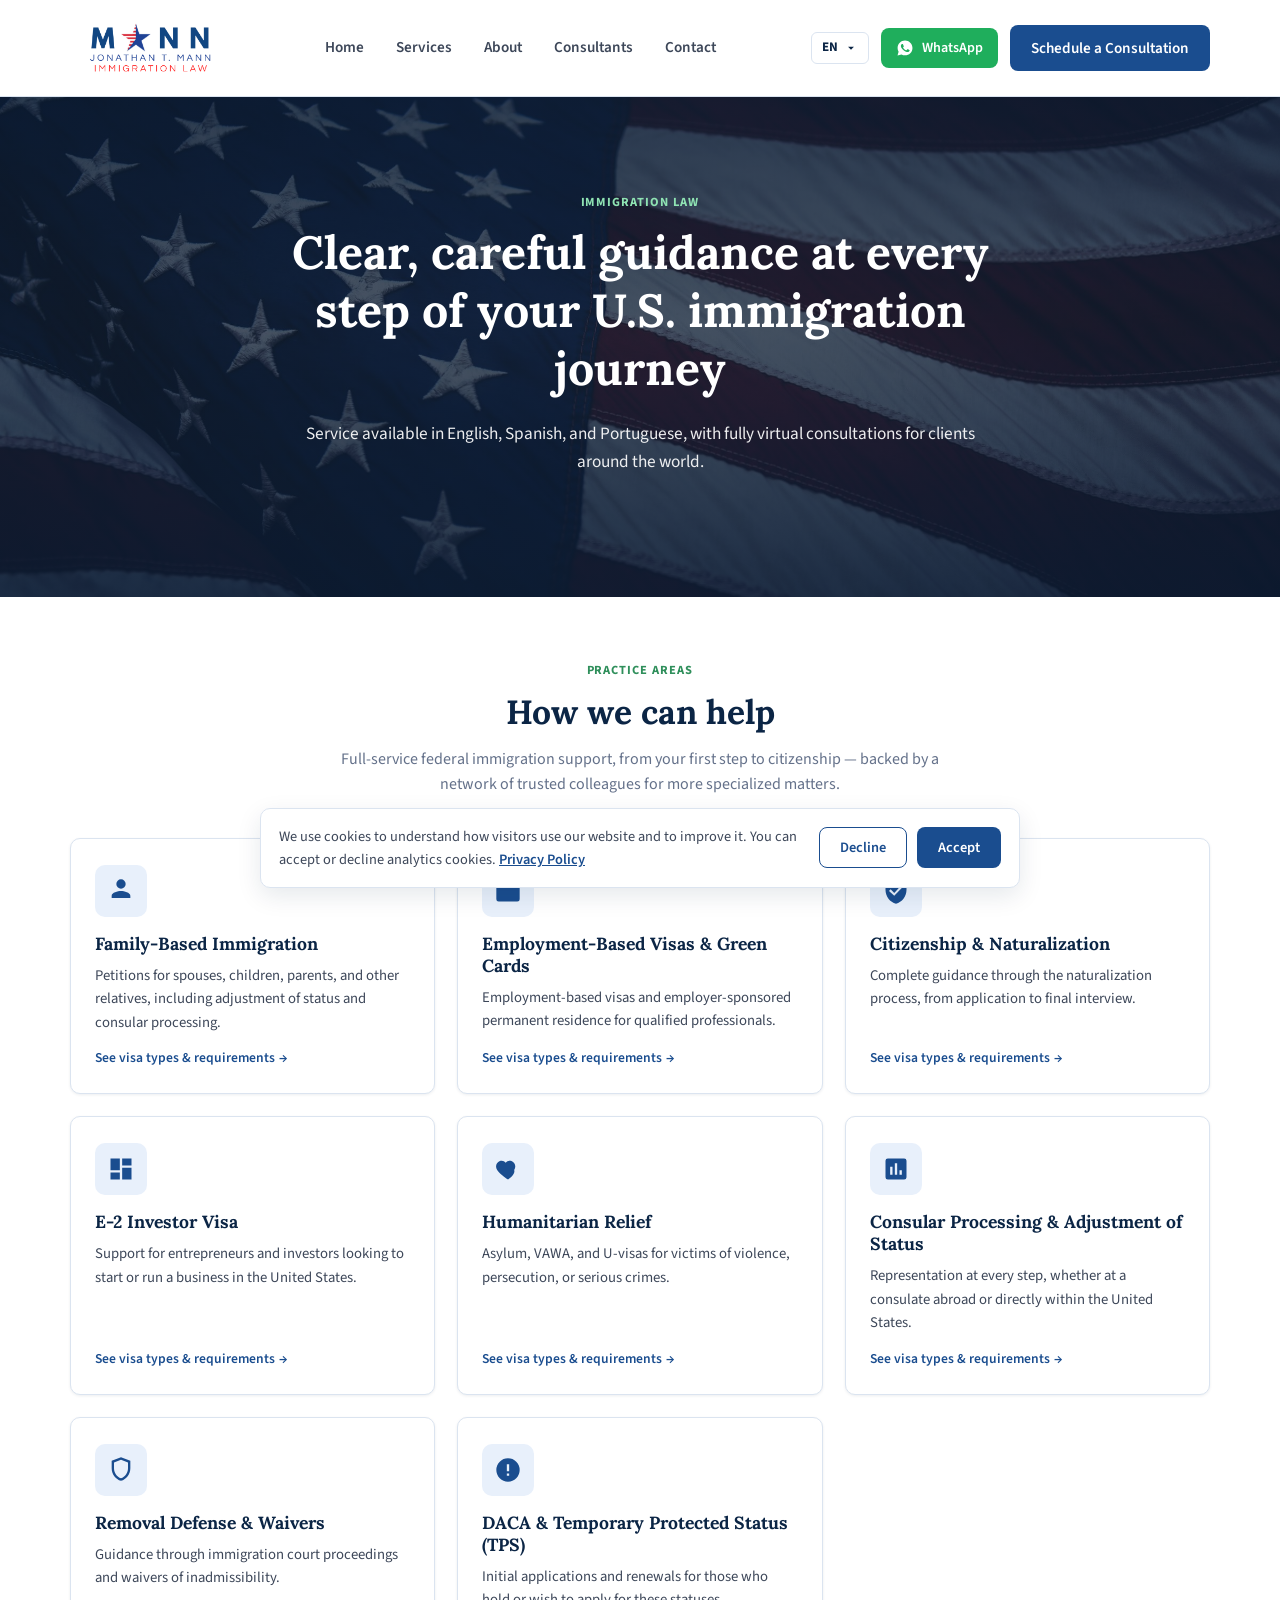
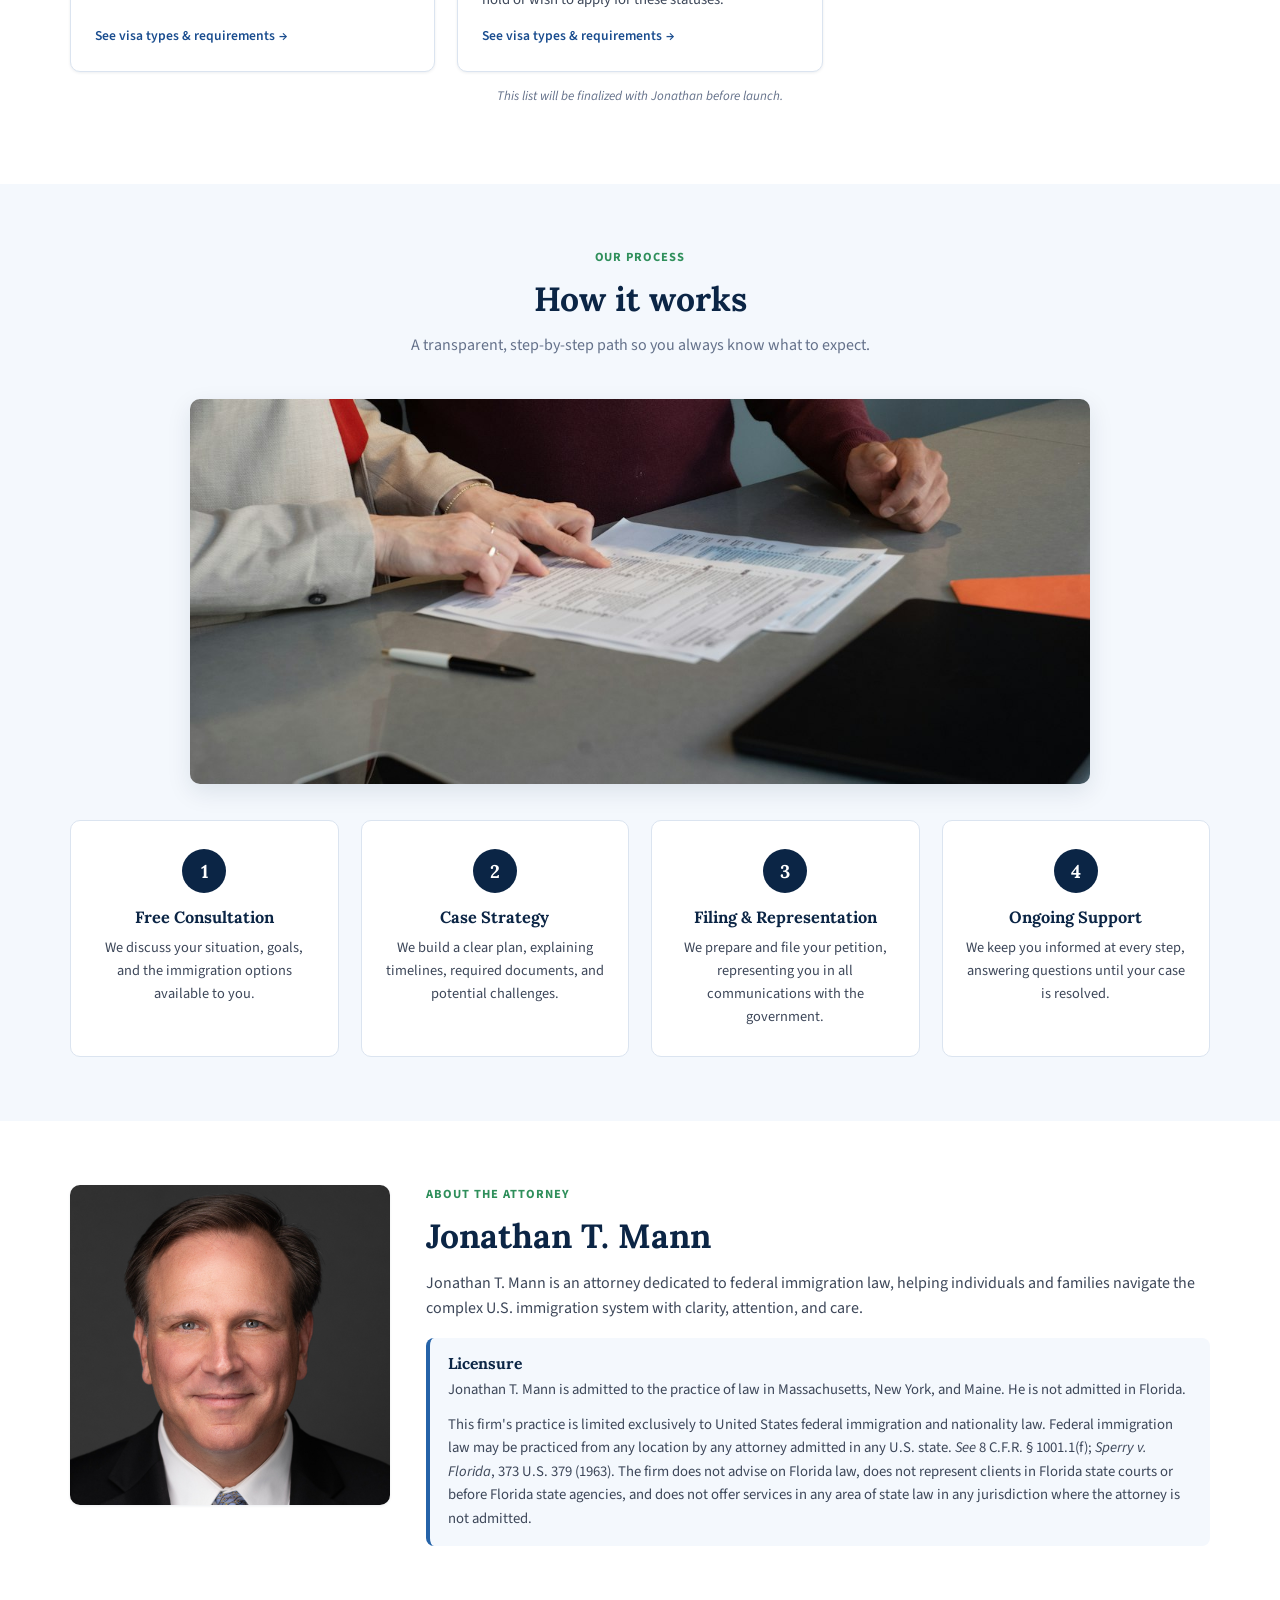
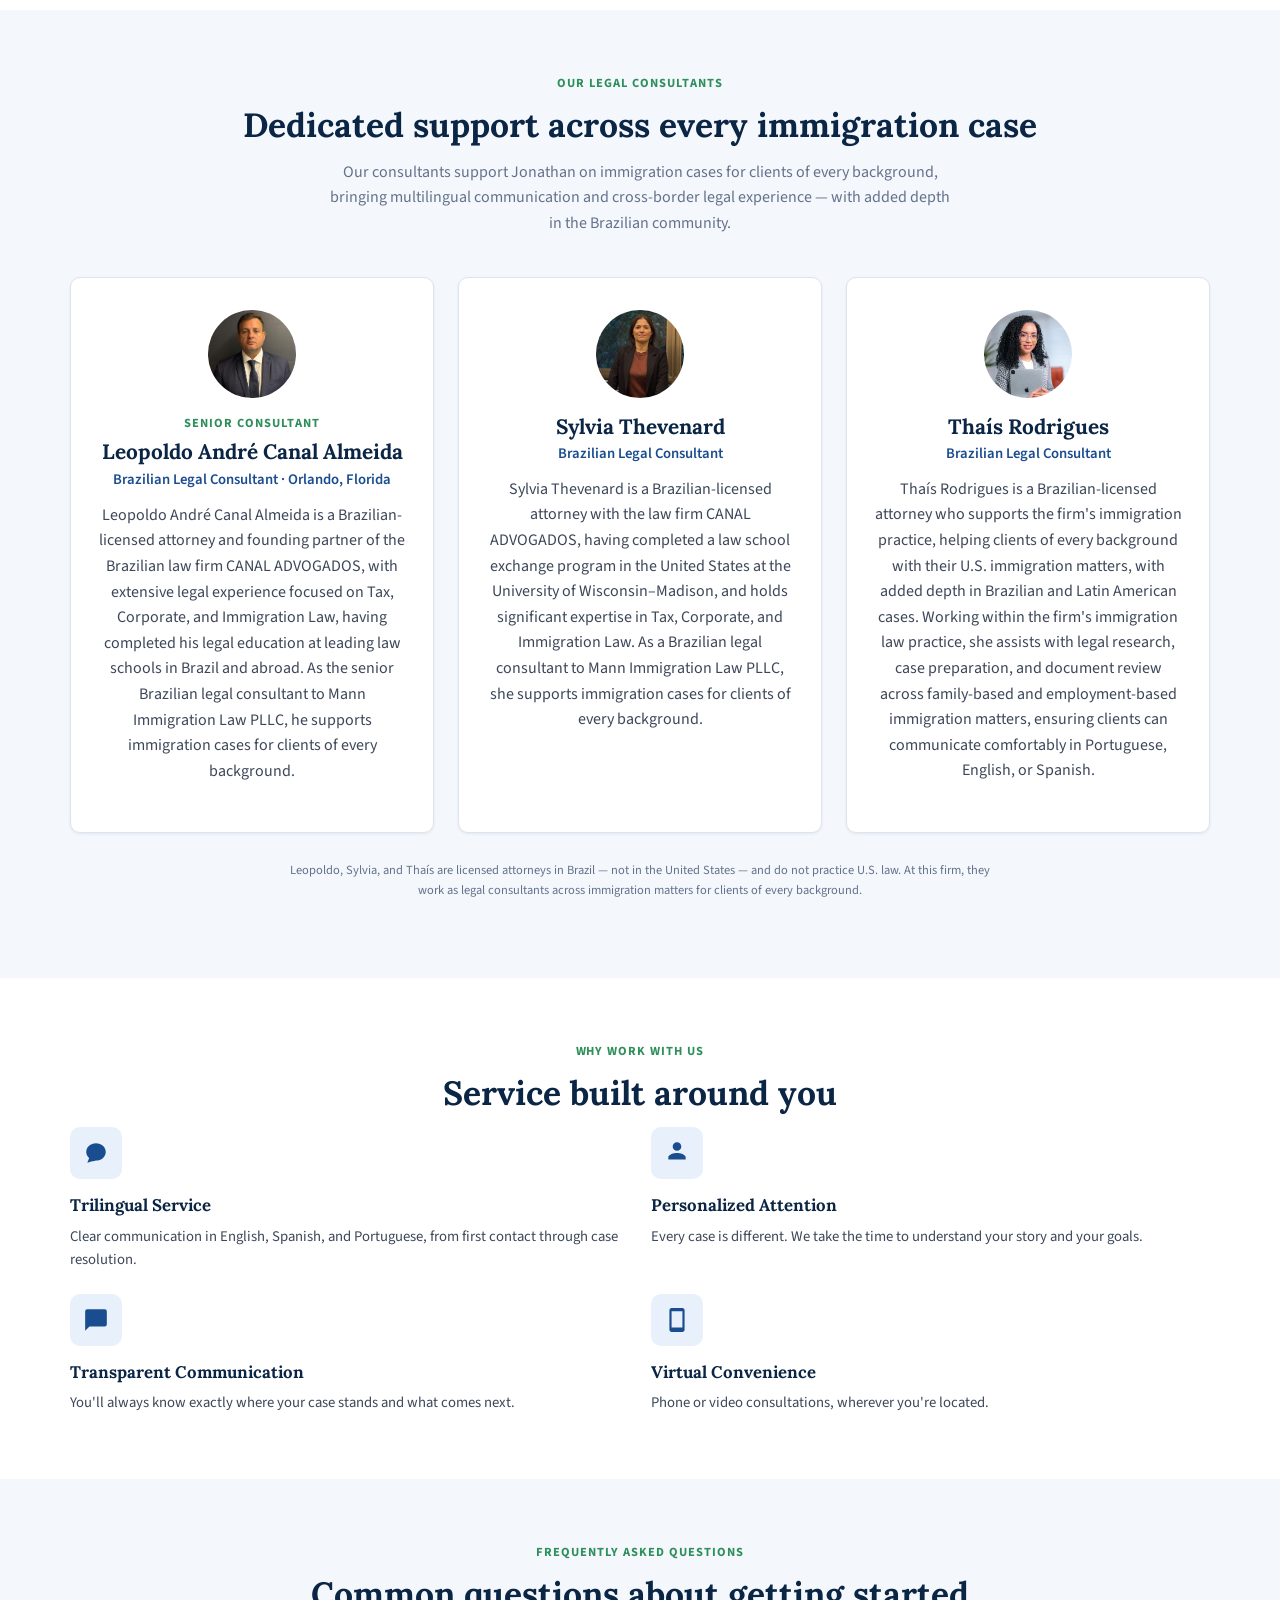
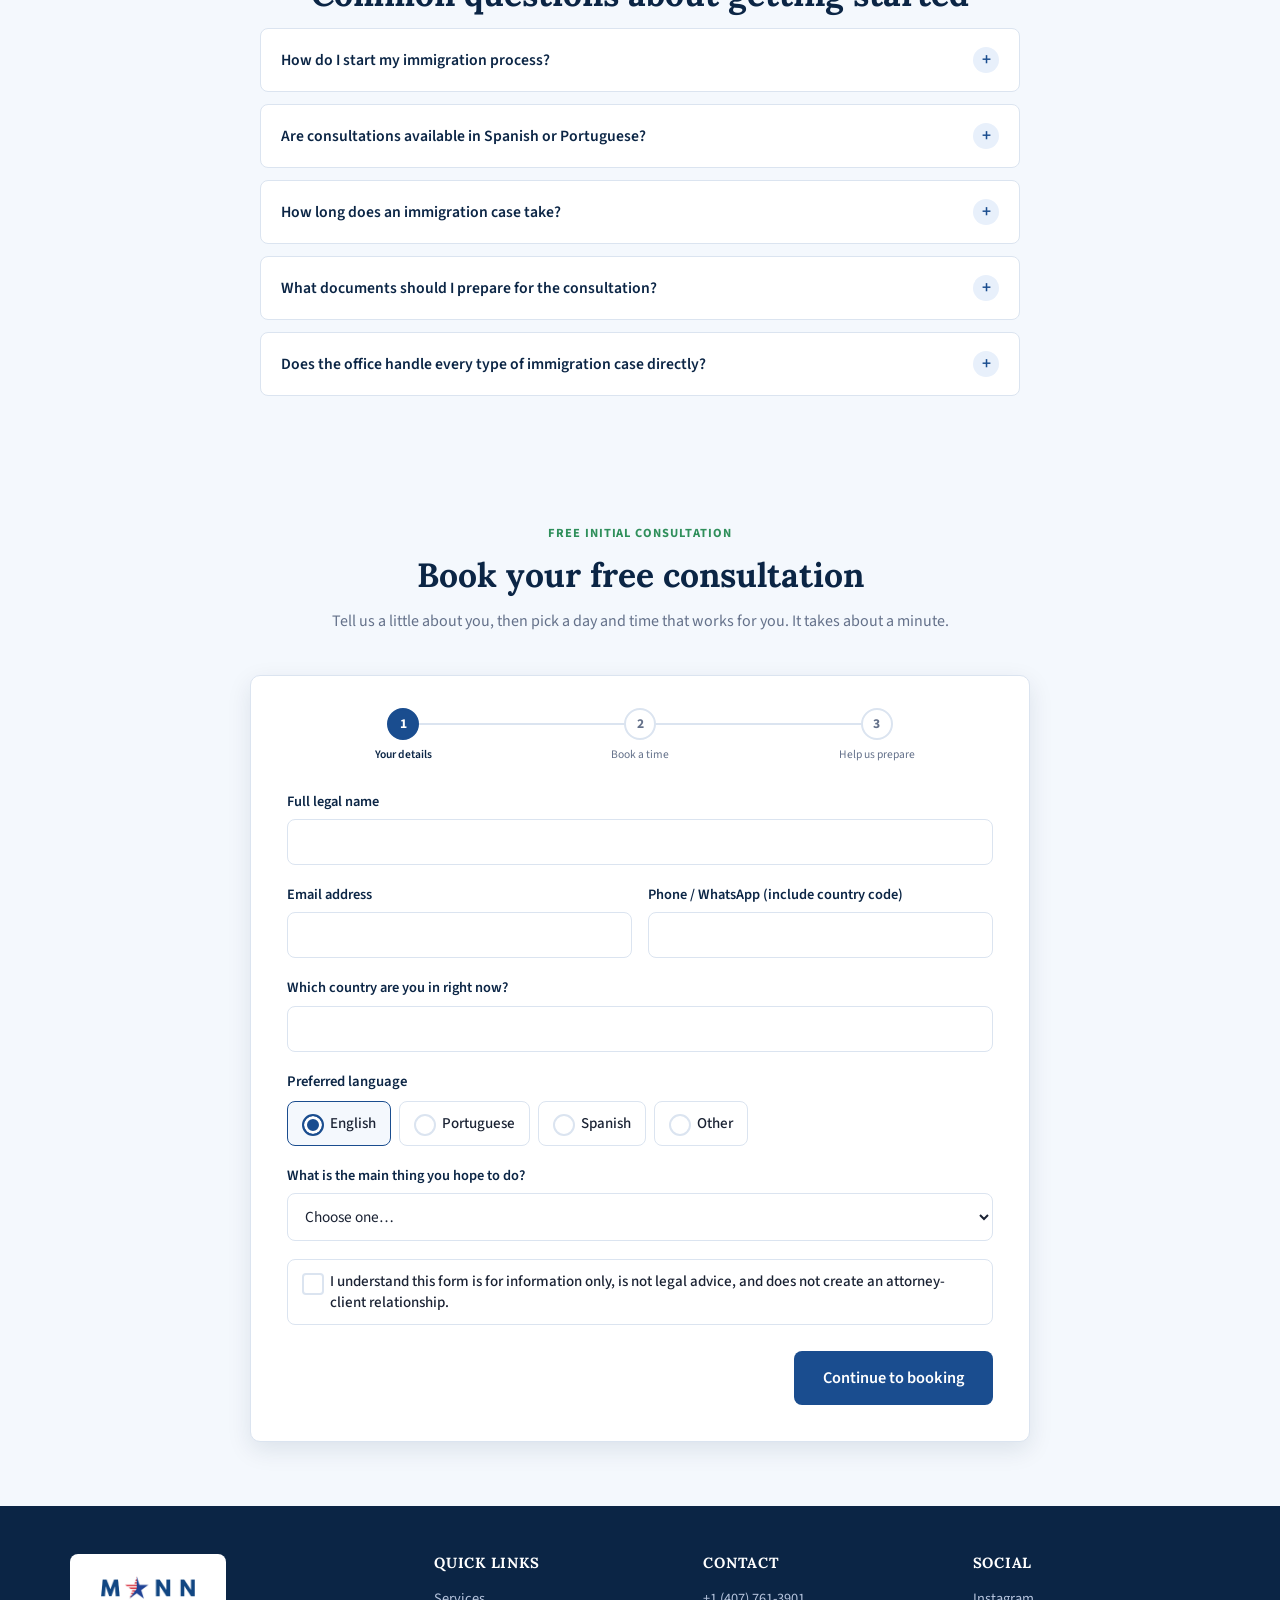
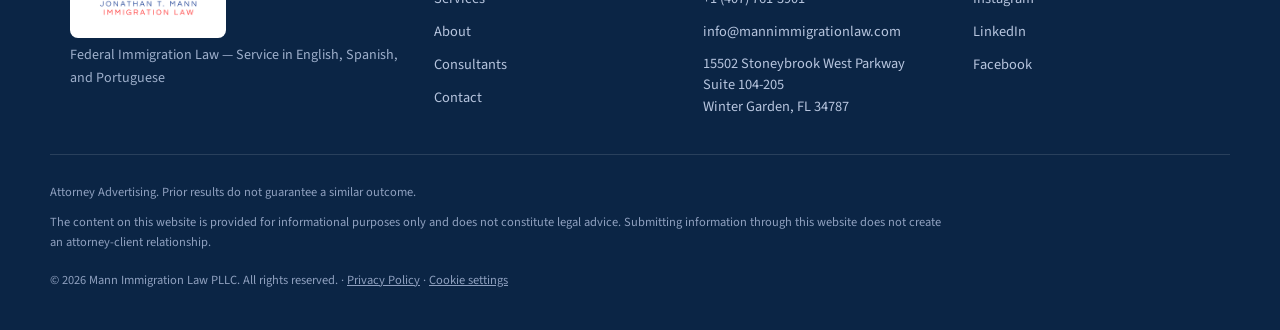
<file: index.html>
<!DOCTYPE html>
<html lang="en">
<head>
  <meta charset="UTF-8" />
  <meta name="viewport" content="width=device-width, initial-scale=1.0" />
  <title data-i18n="meta_title">Mann Immigration Law PLLC</title>
  <meta name="description" data-i18n="meta_description" content="Mann Immigration Law PLLC helps immigrant families around the world with visas, green cards, and U.S. citizenship — virtual consultations in English, Spanish, and Portuguese, with a focus on the Brazilian community." />

  <!-- Favicon -->
  <link rel="icon" type="image/png" sizes="32x32" href="assets/img/favicon-32.png" />
  <link rel="icon" type="image/png" sizes="16x16" href="assets/img/favicon-16.png" />
  <link rel="apple-touch-icon" sizes="180x180" href="assets/img/apple-touch-icon.png" />

  <!-- Social share preview -->
  <meta property="og:type" content="website" />
  <meta property="og:site_name" content="Mann Immigration Law" />
  <!-- og:title/description intentionally static (English) — social crawlers don't run JS,
       so this stays fixed regardless of the visitor's in-page language selection. -->
  <meta property="og:title" content="Mann Immigration Law PLLC" />
  <meta property="og:description" content="Mann Immigration Law PLLC helps immigrant families around the world with visas, green cards, and U.S. citizenship — virtual consultations in English, Spanish, and Portuguese, with a focus on the Brazilian community." />
  <meta property="og:image" content="https://mannimmigrationlaw.com/assets/img/og-image.png" />
  <meta property="og:image:width" content="1200" />
  <meta property="og:image:height" content="630" />
  <meta property="og:url" content="https://mannimmigrationlaw.com" />
  <meta name="twitter:card" content="summary_large_image" />
  <meta name="twitter:title" content="Mann Immigration Law PLLC" />
  <meta name="twitter:description" content="Mann Immigration Law PLLC helps immigrant families around the world with visas, green cards, and U.S. citizenship — virtual consultations in English, Spanish, and Portuguese, with a focus on the Brazilian community." />
  <meta name="twitter:image" content="https://mannimmigrationlaw.com/assets/img/og-image.png" />

  <link rel="preconnect" href="https://fonts.googleapis.com">
  <link rel="preconnect" href="https://fonts.gstatic.com" crossorigin>
  <link href="https://fonts.googleapis.com/css2?family=Lora:wght@500;600;700&family=Source+Sans+3:wght@400;500;600;700&display=swap" rel="stylesheet">
  <link rel="stylesheet" href="css/style.css" />
</head>
<body>

  <!-- Skip link for accessibility -->
  <a href="#main" class="skip-link">Skip to main content</a>

  <!-- ===== Header ===== -->
  <header class="site-header" id="site-header">
    <div class="container header-inner">
      <a href="#home" class="wordmark">
        <img src="assets/img/logo-jt-mann.png" alt="Jonathan T. Mann Immigration Law" class="logo-img" />
      </a>

      <nav class="main-nav" id="main-nav" aria-label="Main navigation">
        <ul>
          <li><a href="#home" data-i18n="nav_home">Home</a></li>
          <li><a href="#services" data-i18n="nav_services">Services</a></li>
          <li><a href="#about" data-i18n="nav_about">About</a></li>
          <li><a href="#partners" data-i18n="nav_partners">Consultants</a></li>
          <li><a href="#contact" data-i18n="nav_contact">Contact</a></li>
        </ul>
        <div class="mobile-nav-actions">
          <a href="#" id="whatsapp-btn-mobile" class="btn btn-whatsapp" target="_blank" rel="noopener">
            <svg viewBox="0 0 24 24" width="18" height="18" aria-hidden="true" focusable="false"><path fill="currentColor" d="M12.04 2C6.58 2 2.13 6.45 2.13 11.91c0 1.75.46 3.45 1.32 4.95L2.05 22l5.25-1.38a9.9 9.9 0 0 0 4.74 1.21h.01c5.46 0 9.91-4.45 9.91-9.91C21.96 6.45 17.5 2 12.04 2zm5.8 14.03c-.24.68-1.4 1.3-1.93 1.38-.49.08-1.11.11-1.79-.11-.41-.13-.94-.3-1.62-.6-2.85-1.23-4.7-4.1-4.84-4.29-.14-.19-1.15-1.53-1.15-2.92 0-1.39.73-2.07.99-2.35.26-.28.57-.35.76-.35.19 0 .38 0 .55.01.18.01.41-.07.64.49.24.58.81 2 .88 2.15.07.15.12.32.02.51-.1.19-.15.31-.29.48-.15.17-.31.38-.44.51-.15.15-.3.31-.13.6.17.29.76 1.25 1.63 2.02 1.12 1 2.06 1.31 2.35 1.46.29.15.46.13.63-.08.17-.21.72-.84.92-1.13.19-.28.38-.24.64-.14.26.1 1.66.78 1.94.92.29.15.48.22.55.34.07.13.07.72-.17 1.4z"/></svg>
            <span data-i18n="nav_whatsapp">WhatsApp</span>
          </a>
          <a href="#consultation" class="btn btn-primary btn-block" data-i18n="nav_cta">Schedule a Consultation</a>
        </div>
      </nav>

      <div class="header-actions">
        <div class="lang-dropdown" id="lang-dropdown">
          <button type="button" class="lang-dropdown-toggle" id="lang-dropdown-toggle" aria-haspopup="listbox" aria-expanded="false">
            <span id="lang-dropdown-current">EN</span>
            <svg viewBox="0 0 24 24" width="14" height="14" aria-hidden="true" focusable="false"><path fill="currentColor" d="M7 10l5 5 5-5z"/></svg>
          </button>
          <ul class="lang-dropdown-list" id="lang-dropdown-list" role="listbox" aria-label="Language / Idioma / Língua" hidden>
            <li role="option"><button type="button" class="lang-option" data-lang="en">English</button></li>
            <li role="option"><button type="button" class="lang-option" data-lang="pt">Português</button></li>
            <li role="option"><button type="button" class="lang-option" data-lang="es">Español</button></li>
          </ul>
        </div>
        <a href="#" id="whatsapp-btn-header" class="btn btn-whatsapp" target="_blank" rel="noopener">
          <svg viewBox="0 0 24 24" width="18" height="18" aria-hidden="true" focusable="false"><path fill="currentColor" d="M12.04 2C6.58 2 2.13 6.45 2.13 11.91c0 1.75.46 3.45 1.32 4.95L2.05 22l5.25-1.38a9.9 9.9 0 0 0 4.74 1.21h.01c5.46 0 9.91-4.45 9.91-9.91C21.96 6.45 17.5 2 12.04 2zm5.8 14.03c-.24.68-1.4 1.3-1.93 1.38-.49.08-1.11.11-1.79-.11-.41-.13-.94-.3-1.62-.6-2.85-1.23-4.7-4.1-4.84-4.29-.14-.19-1.15-1.53-1.15-2.92 0-1.39.73-2.07.99-2.35.26-.28.57-.35.76-.35.19 0 .38 0 .55.01.18.01.41-.07.64.49.24.58.81 2 .88 2.15.07.15.12.32.02.51-.1.19-.15.31-.29.48-.15.17-.31.38-.44.51-.15.15-.3.31-.13.6.17.29.76 1.25 1.63 2.02 1.12 1 2.06 1.31 2.35 1.46.29.15.46.13.63-.08.17-.21.72-.84.92-1.13.19-.28.38-.24.64-.14.26.1 1.66.78 1.94.92.29.15.48.22.55.34.07.13.07.72-.17 1.4z"/></svg>
          <span data-i18n="nav_whatsapp">WhatsApp</span>
        </a>
        <a href="#consultation" class="btn btn-primary" data-i18n="nav_cta">Schedule a Consultation</a>
      </div>

      <div class="header-mobile-controls">
        <div class="lang-dropdown lang-dropdown-mobile" id="lang-dropdown-mobile-wrap">
          <button type="button" class="lang-dropdown-toggle" id="lang-dropdown-toggle-mobile" aria-haspopup="listbox" aria-expanded="false">
            <span id="lang-dropdown-current-mobile">EN</span>
            <svg viewBox="0 0 24 24" width="14" height="14" aria-hidden="true" focusable="false"><path fill="currentColor" d="M7 10l5 5 5-5z"/></svg>
          </button>
          <ul class="lang-dropdown-list" id="lang-dropdown-list-mobile" role="listbox" aria-label="Language / Idioma / Língua" hidden>
            <li role="option"><button type="button" class="lang-option" data-lang="en">English</button></li>
            <li role="option"><button type="button" class="lang-option" data-lang="pt">Português</button></li>
            <li role="option"><button type="button" class="lang-option" data-lang="es">Español</button></li>
          </ul>
        </div>
        <button class="mobile-toggle" id="mobile-toggle" aria-label="Open menu" aria-expanded="false" aria-controls="main-nav">
          <span></span><span></span><span></span>
        </button>
      </div>
    </div>
  </header>

  <main id="main">

    <!-- ===== Hero ===== -->
    <section class="hero" id="home">
      <div class="hero-bg" style="background-image: url('assets/img/hero-flag-bg.jpg');"></div>
      <div class="hero-overlay"></div>
      <div class="container hero-inner">
        <div class="hero-content">
          <p class="eyebrow" data-i18n="hero_eyebrow">Immigration Law</p>
          <h1 data-i18n="hero_headline">Clear, careful guidance at every step of your U.S. immigration journey</h1>
          <p class="hero-subhead" data-i18n="hero_subheadline">Service available in English, Spanish, and Portuguese, with fully virtual consultations for clients around the world.</p>
        </div>
      </div>
    </section>

    <!-- ===== Practice Areas ===== -->
    <section class="section" id="services">
      <div class="container">
        <p class="eyebrow center" data-i18n="services_eyebrow">Practice Areas</p>
        <h2 class="section-title center" data-i18n="services_title">How we can help</h2>
        <p class="section-subtitle center" data-i18n="services_subtitle">Full-service federal immigration support, from your first step to citizenship — backed by a network of trusted colleagues for more specialized matters.</p>

        <div class="grid services-grid">
          <article class="card service-card">
            <div class="card-icon">
              <svg viewBox="0 0 24 24" width="28" height="28"><path fill="currentColor" d="M12 12c2.7 0 8 1.34 8 4v2H4v-2c0-2.66 5.3-4 8-4zm0-2a4 4 0 1 1 0-8 4 4 0 0 1 0 8z"/></svg>
            </div>
            <h3 data-i18n="service_1_title">Family-Based Immigration</h3>
            <p data-i18n="service_1_desc">Petitions for spouses, children, parents, and other relatives, including adjustment of status and consular processing.</p>
            <button type="button" class="card-link" data-visa="1" data-i18n="services_more_link">See visa types &amp; requirements</button>
          </article>
          <article class="card service-card">
            <div class="card-icon">
              <svg viewBox="0 0 24 24" width="28" height="28"><path fill="currentColor" d="M20 6h-4V4a2 2 0 0 0-2-2h-4a2 2 0 0 0-2 2v2H4a2 2 0 0 0-2 2v11a2 2 0 0 0 2 2h16a2 2 0 0 0 2-2V8a2 2 0 0 0-2-2zM10 4h4v2h-4V4z"/></svg>
            </div>
            <h3 data-i18n="service_2_title">Employment-Based Visas & Green Cards</h3>
            <p data-i18n="service_2_desc">Employment-based visas and employer-sponsored permanent residence for qualified professionals.</p>
            <button type="button" class="card-link" data-visa="2" data-i18n="services_more_link">See visa types &amp; requirements</button>
          </article>
          <article class="card service-card">
            <div class="card-icon">
              <svg viewBox="0 0 24 24" width="28" height="28"><path fill="currentColor" d="M12 1L3 5v6c0 5.55 3.84 10.74 9 12 5.16-1.26 9-6.45 9-12V5l-9-4zm-1.5 15L6 12l1.41-1.41 3.09 3.08L16.59 7l1.41 1.41L10.5 16z"/></svg>
            </div>
            <h3 data-i18n="service_3_title">Citizenship & Naturalization</h3>
            <p data-i18n="service_3_desc">Complete guidance through the naturalization process, from application to final interview.</p>
            <button type="button" class="card-link" data-visa="3" data-i18n="services_more_link">See visa types &amp; requirements</button>
          </article>
          <article class="card service-card">
            <div class="card-icon">
              <svg viewBox="0 0 24 24" width="28" height="28"><path fill="currentColor" d="M3 13h8V3H3v10zm0 8h8v-6H3v6zm10 0h8V11h-8v10zm0-18v6h8V3h-8z"/></svg>
            </div>
            <h3 data-i18n="service_4_title">E-2 Investor Visa</h3>
            <p data-i18n="service_4_desc">Support for entrepreneurs and investors looking to start or run a business in the United States.</p>
            <button type="button" class="card-link" data-visa="4" data-i18n="services_more_link">See visa types &amp; requirements</button>
          </article>
          <article class="card service-card">
            <div class="card-icon">
              <svg viewBox="0 0 24 24" width="28" height="28"><path fill="currentColor" d="M12 21s-6.7-4.35-9.3-8.2C.8 9.86 1.92 6.4 5 5.2c1.9-.74 3.9-.1 5 1.4 1.1-1.5 3.1-2.14 5-1.4 3.08 1.2 4.2 4.66 2.3 7.6C18.7 16.65 12 21 12 21z"/></svg>
            </div>
            <h3 data-i18n="service_5_title">Humanitarian Relief</h3>
            <p data-i18n="service_5_desc">Asylum, VAWA, and U-visas for victims of violence, persecution, or serious crimes.</p>
            <button type="button" class="card-link" data-visa="5" data-i18n="services_more_link">See visa types &amp; requirements</button>
          </article>
          <article class="card service-card">
            <div class="card-icon">
              <svg viewBox="0 0 24 24" width="28" height="28"><path fill="currentColor" d="M19 3H5a2 2 0 0 0-2 2v14a2 2 0 0 0 2 2h14a2 2 0 0 0 2-2V5a2 2 0 0 0-2-2zM9 17H7v-7h2v7zm4 0h-2V7h2v10zm4 0h-2v-4h2v4z"/></svg>
            </div>
            <h3 data-i18n="service_6_title">Consular Processing & Adjustment of Status</h3>
            <p data-i18n="service_6_desc">Representation at every step, whether at a consulate abroad or directly within the United States.</p>
            <button type="button" class="card-link" data-visa="6" data-i18n="services_more_link">See visa types &amp; requirements</button>
          </article>
          <article class="card service-card">
            <div class="card-icon">
              <svg viewBox="0 0 24 24" width="28" height="28"><path fill="currentColor" d="M12 1l8 3v6.5c0 5.05-3.4 9.6-8 10.8-4.6-1.2-8-5.75-8-10.8V4l8-3zm0 2.2L6 5.5v5c0 3.9 2.5 7.4 6 8.6 3.5-1.2 6-4.7 6-8.6v-5l-6-2.3z"/></svg>
            </div>
            <h3 data-i18n="service_7_title">Removal Defense & Waivers</h3>
            <p data-i18n="service_7_desc">Guidance through immigration court proceedings and waivers of inadmissibility.</p>
            <button type="button" class="card-link" data-visa="7" data-i18n="services_more_link">See visa types &amp; requirements</button>
          </article>
          <article class="card service-card">
            <div class="card-icon">
              <svg viewBox="0 0 24 24" width="28" height="28"><path fill="currentColor" d="M12 2a10 10 0 1 0 10 10A10 10 0 0 0 12 2zm1 15h-2v-2h2zm0-4h-2V7h2z"/></svg>
            </div>
            <h3 data-i18n="service_8_title">DACA & Temporary Protected Status (TPS)</h3>
            <p data-i18n="service_8_desc">Initial applications and renewals for those who hold or wish to apply for these statuses.</p>
            <button type="button" class="card-link" data-visa="8" data-i18n="services_more_link">See visa types &amp; requirements</button>
          </article>
        </div>
        <p class="placeholder-note center" data-i18n="services_note">This list will be finalized with Jonathan before launch.</p>

        <!-- Hidden translated content, pulled into the modal on demand -->
        <div class="visa-content-store" hidden>
          <div data-visa-id="1" data-i18n="visa_content_1"><p>Common family-based pathways we help clients pursue:</p><ul><li><strong>IR-1/CR-1 (Spouse of a U.S. Citizen):</strong> for spouses of U.S. citizens; CR-1 applies to marriages under two years and converts to IR-1 status after the second anniversary.</li><li><strong>IR-2:</strong> unmarried child under 21 of a U.S. citizen.</li><li><strong>IR-5:</strong> parent of a U.S. citizen (petitioner must be 21+).</li><li><strong>F1:</strong> unmarried adult children of U.S. citizens.</li><li><strong>F2A:</strong> spouses and minor children of green card holders.</li><li><strong>F2B:</strong> unmarried adult children of green card holders.</li><li><strong>F3:</strong> married children of U.S. citizens.</li><li><strong>F4:</strong> siblings of U.S. citizens (petitioner must be 21+).</li><li><strong>K-1 (Fiancé[e] Visa):</strong> for engaged partners of U.S. citizens planning to marry within 90 days of entry.</li></ul><p><strong>General requirements:</strong> proof of the qualifying relationship, a financial sponsor who meets income guidelines (Affidavit of Support), and passing standard admissibility screening.</p><p class="fine-print">Family preference categories (F1–F4) are subject to annual numerical limits, which often means a multi-year wait depending on the applicant's country of origin.</p></div>
          <div data-visa-id="2" data-i18n="visa_content_2"><p>Common employment-based pathways:</p><p><strong>Temporary work visas:</strong></p><ul><li><strong>H-1B (Specialty Occupation):</strong> requires a bachelor's degree or equivalent in a specific field and a sponsoring employer; subject to an annual lottery.</li><li><strong>L-1A/L-1B (Intracompany Transferee):</strong> for managers, executives, or specialized-knowledge employees transferring from an overseas affiliate.</li><li><strong>O-1 (Extraordinary Ability):</strong> for individuals with sustained national or international acclaim in their field.</li><li><strong>TN (USMCA Professionals):</strong> for eligible Canadian and Mexican professionals in designated occupations.</li></ul><p><strong>Employment-based green cards:</strong></p><ul><li><strong>EB-1:</strong> extraordinary ability, outstanding researchers/professors, or multinational executives/managers (often no labor certification required).</li><li><strong>EB-2:</strong> advanced degree professionals or those with exceptional ability; may qualify for a National Interest Waiver without a job offer.</li><li><strong>EB-3:</strong> skilled workers, professionals, and other workers; typically requires a PERM labor certification.</li><li><strong>EB-4:</strong> certain special immigrants (e.g., religious workers).</li><li><strong>EB-5:</strong> investors who make a qualifying investment in a U.S. business that creates jobs.</li></ul><p class="fine-print">Most categories require either a sponsoring U.S. employer and, often, a certified labor market test (PERM), or evidence of extraordinary/exceptional qualifications.</p></div>
          <div data-visa-id="3" data-i18n="visa_content_3"><p>General naturalization eligibility (Form N-400):</p><ul><li>Lawful permanent resident status for at least 5 years (or 3 years if married to and living with a U.S. citizen).</li><li>Continuous residence and physical presence in the U.S. for the required periods.</li><li>Good moral character during the statutory period.</li><li>Basic English proficiency and knowledge of U.S. civics (some applicants qualify for age- or disability-based exemptions).</li><li>Attachment to the principles of the U.S. Constitution.</li></ul><p class="fine-print">Eligibility rules have exceptions for military service members and certain other applicants.</p></div>
          <div data-visa-id="4" data-i18n="visa_content_4"><p>Basic E-2 requirements:</p><ul><li>The investor must be a national of a country that has a qualifying treaty of commerce with the United States.</li><li>A substantial, at-risk investment in a real and operating U.S. business.</li><li>The investor must develop and direct the enterprise, typically through at least 50% ownership or operational control.</li><li>The business must be more than marginal — it must generate more than enough income to support the investor and family, or have significant economic impact.</li></ul><p class="fine-print">The E-2 is a renewable nonimmigrant visa; it does not by itself lead to a green card.</p></div>
          <div data-visa-id="5" data-i18n="visa_content_5"><p>Common forms of humanitarian relief:</p><ul><li><strong>Asylum:</strong> for individuals in the U.S. who fear persecution in their home country based on race, religion, nationality, political opinion, or membership in a particular social group; generally must be filed within one year of arrival, with some exceptions.</li><li><strong>VAWA Self-Petition:</strong> allows an abused spouse, child, or parent of a U.S. citizen or green card holder to self-petition for immigration status without the abuser's knowledge or participation.</li><li><strong>U Visa:</strong> for victims of certain qualifying crimes who have suffered substantial harm and are helpful to law enforcement in the investigation or prosecution.</li></ul><p class="fine-print">These are highly fact-specific cases; timing and evidence requirements vary significantly by category.</p></div>
          <div data-visa-id="6" data-i18n="visa_content_6"><p>Two paths to a green card once a petition is approved:</p><ul><li><strong>Consular Processing:</strong> used when the applicant is outside the United States; the immigrant visa is issued at a U.S. embassy or consulate abroad.</li><li><strong>Adjustment of Status (Form I-485):</strong> used when the applicant is already in the United States in a qualifying status; results in a green card without having to leave the country, and typically includes a biometrics appointment and interview.</li></ul><p class="fine-print">Which path applies depends on where the applicant is located and their current immigration status.</p></div>
          <div data-visa-id="7" data-i18n="visa_content_7"><p>Common matters we assist with:</p><ul><li><strong>Removal Defense:</strong> representation in immigration court (EOIR) proceedings, including applications for relief such as cancellation of removal, asylum, or withholding of removal.</li><li><strong>I-601 Waiver:</strong> waives certain grounds of inadmissibility (e.g., specific misrepresentation or criminal grounds).</li><li><strong>I-601A Provisional Waiver:</strong> allows certain applicants to request a waiver of unlawful presence before leaving the U.S. for consular processing.</li><li><strong>I-212:</strong> permission to reapply for admission after a prior removal or deportation.</li></ul><p class="fine-print">Waiver eligibility usually requires showing extreme hardship to a qualifying U.S. citizen or green card holder relative.</p></div>
          <div data-visa-id="8" data-i18n="visa_content_8"><p>Overview of these statuses:</p><ul><li><strong>DACA (Deferred Action for Childhood Arrivals):</strong> for individuals who came to the U.S. as children and meet continuous residence, age, and education/military-service requirements; provides deferred action from removal and work authorization, renewable every two years (does not itself lead to a green card).</li><li><strong>TPS (Temporary Protected Status):</strong> available to eligible nationals of countries designated by the U.S. government due to armed conflict, natural disaster, or other extraordinary conditions; provides temporary protection from removal and work authorization during the designation period.</li></ul><p class="fine-print">Both DACA and TPS require timely registration/renewal and are subject to change based on government policy.</p></div>
        </div>
      </div>
    </section>

    <!-- ===== Visa Details Modal ===== -->
    <div class="modal-overlay" id="visa-modal-overlay" hidden>
      <div class="modal" role="dialog" aria-modal="true" aria-labelledby="visa-modal-title">
        <button type="button" class="modal-close" id="visa-modal-close" aria-label="Close">&times;</button>
        <h3 id="visa-modal-title"></h3>
        <div class="modal-body" id="visa-modal-body"></div>
        <p class="modal-disclaimer" data-i18n="visa_modal_disclaimer">This is general information only and not legal advice. Your eligibility depends on your specific circumstances — schedule a consultation to discuss your case.</p>
      </div>
    </div>

    <!-- ===== How It Works ===== -->
    <section class="section section-alt" id="process">
      <div class="container">
        <p class="eyebrow center" data-i18n="how_eyebrow">Our Process</p>
        <h2 class="section-title center" data-i18n="how_title">How it works</h2>
        <p class="section-subtitle center" data-i18n="how_subtitle">A transparent, step-by-step path so you always know what to expect.</p>

        <div class="process-banner">
          <img src="assets/img/process-documents.jpg" alt="" />
        </div>

        <div class="steps">
          <div class="step">
            <div class="step-number">1</div>
            <h3 data-i18n="how_1_title">Free Consultation</h3>
            <p data-i18n="how_1_desc">We discuss your situation, goals, and the immigration options available to you.</p>
          </div>
          <div class="step">
            <div class="step-number">2</div>
            <h3 data-i18n="how_2_title">Case Strategy</h3>
            <p data-i18n="how_2_desc">We build a clear plan, explaining timelines, required documents, and potential challenges.</p>
          </div>
          <div class="step">
            <div class="step-number">3</div>
            <h3 data-i18n="how_3_title">Filing & Representation</h3>
            <p data-i18n="how_3_desc">We prepare and file your petition, representing you in all communications with the government.</p>
          </div>
          <div class="step">
            <div class="step-number">4</div>
            <h3 data-i18n="how_4_title">Ongoing Support</h3>
            <p data-i18n="how_4_desc">We keep you informed at every step, answering questions until your case is resolved.</p>
          </div>
        </div>
      </div>
    </section>

    <!-- ===== About the Attorney ===== -->
    <section class="section" id="about">
      <div class="container about-grid">
        <div class="about-media">
          <img src="assets/img/jonathan-t-mann.jpg" alt="Jonathan T. Mann" class="portrait-photo" />
        </div>
        <div class="about-content">
          <p class="eyebrow" data-i18n="about_eyebrow">About the Attorney</p>
          <h2 class="section-title" data-i18n="about_title">Jonathan T. Mann</h2>
          <p data-i18n="about_p1">Jonathan T. Mann is an attorney dedicated to federal immigration law, helping individuals and families navigate the complex U.S. immigration system with clarity, attention, and care.</p>

          <div class="info-box">
            <h3 data-i18n="about_license_title">Licensure</h3>
            <p data-i18n="about_license_text">Jonathan T. Mann is admitted to the practice of law in Massachusetts, New York, and Maine. He is not admitted in Florida.</p>
            <p data-i18n="about_license_scope">This firm's practice is limited exclusively to United States federal immigration and nationality law. Federal immigration law may be practiced from any location by any attorney admitted in any U.S. state. <em>See</em> 8 C.F.R. &sect; 1001.1(f); <em>Sperry v. Florida</em>, 373 U.S. 379 (1963). The firm does not advise on Florida law, does not represent clients in Florida state courts or before Florida state agencies, and does not offer services in any area of state law in any jurisdiction where the attorney is not admitted.</p>
          </div>
        </div>
      </div>
    </section>

    <!-- ===== Brazilian Legal Consultants ===== -->
    <section class="section section-alt" id="partners">
      <div class="container">
        <p class="eyebrow center" data-i18n="partners_eyebrow">Our Legal Consultants</p>
        <h2 class="section-title center" data-i18n="partners_title">Dedicated support across every immigration case</h2>
        <p class="section-subtitle center" data-i18n="partners_intro">Our consultants support Jonathan on immigration cases for clients of every background, bringing multilingual communication and cross-border legal experience — with added depth in the Brazilian community.</p>

        <div class="consultants-grid">
          <div class="partner-card partner-card-center">
            <div class="partner-avatar">
              <img src="assets/img/leopoldo-rodrigues.jpg" alt="Leopoldo André Canal Almeida" />
            </div>
            <div class="partner-content">
              <p class="eyebrow" data-i18n="consultant1_badge">Senior Consultant</p>
              <h3 data-i18n="consultant1_name">Leopoldo André Canal Almeida</h3>
              <p class="partner-role"><span data-i18n="consultant1_title">Brazilian Legal Consultant</span> · <span data-i18n="consultant1_location">Orlando, Florida</span></p>
              <p data-i18n="consultant1_bio">Leopoldo André Canal Almeida is a Brazilian-licensed attorney and founding partner of the Brazilian law firm CANAL ADVOGADOS, with extensive legal experience focused on Tax, Corporate, and Immigration Law, having completed his legal education at leading law schools in Brazil and abroad. As the senior Brazilian legal consultant to Mann Immigration Law PLLC, he supports immigration cases for clients of every background.</p>
            </div>
          </div>

          <div class="partner-card partner-card-center">
            <div class="partner-avatar">
              <img src="assets/img/sylvia-thevenard.jpg" alt="Sylvia Thevenard" />
            </div>
            <div class="partner-content">
              <h3 data-i18n="consultant2_name">Sylvia Thevenard</h3>
              <p class="partner-role"><span data-i18n="consultant2_title">Brazilian Legal Consultant</span></p>
              <p data-i18n="consultant2_bio">Sylvia Thevenard is a Brazilian-licensed attorney with the law firm CANAL ADVOGADOS, having completed a law school exchange program in the United States at the University of Wisconsin–Madison, and holds significant expertise in Tax, Corporate, and Immigration Law. As a Brazilian legal consultant to Mann Immigration Law PLLC, she supports immigration cases for clients of every background.</p>
            </div>
          </div>

          <div class="partner-card partner-card-center">
            <div class="partner-avatar">
              <img src="assets/img/thais-rodrigues.jpg" alt="Thaís Rodrigues" />
            </div>
            <div class="partner-content">
              <h3 data-i18n="consultant3_name">Thaís Rodrigues</h3>
              <p class="partner-role"><span data-i18n="consultant3_title">Brazilian Legal Consultant</span></p>
              <p data-i18n="consultant3_bio">Thaís Rodrigues is a Brazilian-licensed attorney who supports the firm's immigration practice, helping clients of every background with their U.S. immigration matters, with added depth in Brazilian and Latin American cases. Working within the firm's immigration law practice, she assists with legal research, case preparation, and document review across family-based and employment-based immigration matters, ensuring clients can communicate comfortably in Portuguese, English, or Spanish.</p>
            </div>
          </div>
        </div>

        <p class="fine-print center" data-i18n="consultant_disclaimer">Leopoldo, Sylvia, and Thaís are licensed attorneys in Brazil — not in the United States — and do not practice U.S. law. At this firm, they work as legal consultants across immigration matters for clients of every background.</p>
      </div>
    </section>

    <!-- ===== Why Work With Us ===== -->
    <section class="section" id="why">
      <div class="container">
        <p class="eyebrow center" data-i18n="why_eyebrow">Why Work With Us</p>
        <h2 class="section-title center" data-i18n="why_title">Service built around you</h2>

        <div class="grid why-grid">
          <div class="why-item">
            <div class="card-icon">
              <svg viewBox="0 0 24 24" width="26" height="26"><path fill="currentColor" d="M12 3c-4.97 0-9 3.58-9 8 0 2.21 1.02 4.2 2.68 5.61L4 21l4.5-1.5A9.9 9.9 0 0 0 12 19c4.97 0 9-3.58 9-8s-4.03-8-9-8z"/></svg>
            </div>
            <h3 data-i18n="why_1_title">Trilingual Service</h3>
            <p data-i18n="why_1_desc">Clear communication in English, Spanish, and Portuguese, from first contact through case resolution.</p>
          </div>
          <div class="why-item">
            <div class="card-icon">
              <svg viewBox="0 0 24 24" width="26" height="26"><path fill="currentColor" d="M12 12c2.7 0 8 1.34 8 4v2H4v-2c0-2.66 5.3-4 8-4zm0-2a4 4 0 1 1 0-8 4 4 0 0 1 0 8z"/></svg>
            </div>
            <h3 data-i18n="why_2_title">Personalized Attention</h3>
            <p data-i18n="why_2_desc">Every case is different. We take the time to understand your story and your goals.</p>
          </div>
          <div class="why-item">
            <div class="card-icon">
              <svg viewBox="0 0 24 24" width="26" height="26"><path fill="currentColor" d="M20 2H4a2 2 0 0 0-2 2v18l4-4h14a2 2 0 0 0 2-2V4a2 2 0 0 0-2-2z"/></svg>
            </div>
            <h3 data-i18n="why_3_title">Transparent Communication</h3>
            <p data-i18n="why_3_desc">You'll always know exactly where your case stands and what comes next.</p>
          </div>
          <div class="why-item">
            <div class="card-icon">
              <svg viewBox="0 0 24 24" width="26" height="26"><path fill="currentColor" d="M17 1H7c-1.1 0-2 .9-2 2v18c0 1.1.9 2 2 2h10c1.1 0 2-.9 2-2V3c0-1.1-.9-2-2-2zm0 18H7V4h10v15z"/></svg>
            </div>
            <h3 data-i18n="why_4_title">Virtual Convenience</h3>
            <p data-i18n="why_4_desc">Phone or video consultations, wherever you're located.</p>
          </div>
        </div>
      </div>
    </section>

    <!-- ===== FAQ ===== -->
    <section class="section section-alt" id="faq">
      <div class="container">
        <p class="eyebrow center" data-i18n="faq_eyebrow">Frequently Asked Questions</p>
        <h2 class="section-title center" data-i18n="faq_title">Common questions about getting started</h2>

        <div class="faq-list">
          <div class="faq-item">
            <button class="faq-question" aria-expanded="false">
              <span data-i18n="faq_1_q">How do I start my immigration process?</span>
              <span class="faq-icon" aria-hidden="true">+</span>
            </button>
            <div class="faq-answer"><p data-i18n="faq_1_a">The first step is scheduling a consultation. During that conversation, we evaluate your situation and explain which immigration options may apply to your case.</p></div>
          </div>
          <div class="faq-item">
            <button class="faq-question" aria-expanded="false">
              <span data-i18n="faq_3_q">Are consultations available in Spanish or Portuguese?</span>
              <span class="faq-icon" aria-hidden="true">+</span>
            </button>
            <div class="faq-answer"><p data-i18n="faq_3_a">Yes. Our team serves clients in English, Spanish, and Portuguese, so you clearly understand every step of the process.</p></div>
          </div>
          <div class="faq-item">
            <button class="faq-question" aria-expanded="false">
              <span data-i18n="faq_5_q">How long does an immigration case take?</span>
              <span class="faq-icon" aria-hidden="true">+</span>
            </button>
            <div class="faq-answer"><p data-i18n="faq_5_a">Timelines vary significantly depending on the type of case, the responsible government agency, and individual circumstances. We discuss realistic timeline expectations during your consultation.</p></div>
          </div>
          <div class="faq-item">
            <button class="faq-question" aria-expanded="false">
              <span data-i18n="faq_6_q">What documents should I prepare for the consultation?</span>
              <span class="faq-icon" aria-hidden="true">+</span>
            </button>
            <div class="faq-answer"><p data-i18n="faq_6_a">This depends on your specific case. After scheduling, we'll send guidance on which documents to bring so our conversation is as productive as possible.</p></div>
          </div>
          <div class="faq-item">
            <button class="faq-question" aria-expanded="false">
              <span data-i18n="faq_7_q">Does the office handle every type of immigration case directly?</span>
              <span class="faq-icon" aria-hidden="true">+</span>
            </button>
            <div class="faq-answer"><p data-i18n="faq_7_a">We regularly handle the areas listed on this site. For certain more specialized case types, we review your situation and, when appropriate, connect you with a trusted attorney best suited to help — so you're never left without direction.</p></div>
          </div>
        </div>
      </div>
    </section>

    <!-- ===== Free consultation: quick form, then booking, then optional details ===== -->
    <section class="section section-alt" id="consultation">
      <div class="container consult">
        <p class="eyebrow center" data-i18n="consult_eyebrow">Free Initial Consultation</p>
        <h2 class="section-title center" data-i18n="consult_title">Book your free consultation</h2>
        <p class="section-subtitle center" data-i18n="consult_subtitle">Tell us a little about you, then pick a day and time that works for you. It takes about a minute.</p>

        <div class="consult-card">
          <ol class="consult-progress" id="consult-progress">
            <li class="active"><span class="dot">1</span><span class="lbl" data-i18n="cf_p1">Your details</span></li>
            <li><span class="dot">2</span><span class="lbl" data-i18n="cf_p2">Book a time</span></li>
            <li><span class="dot">3</span><span class="lbl" data-i18n="cf_p3">Help us prepare</span></li>
          </ol>

          <!-- Quick form -->
          <form id="consult-form" action="/api/intake" method="POST" novalidate>
            <div class="form-group">
              <label for="cf-name" data-i18n="cf_name">Full legal name</label>
              <input type="text" id="cf-name" name="name" required autocomplete="name" />
            </div>
            <div class="form-row">
              <div class="form-group">
                <label for="cf-email" data-i18n="cf_email">Email address</label>
                <input type="email" id="cf-email" name="email" required autocomplete="email" />
              </div>
              <div class="form-group">
                <label for="cf-phone" data-i18n="cf_phone">Phone / WhatsApp (include country code)</label>
                <input type="tel" id="cf-phone" name="phone" autocomplete="tel" />
              </div>
            </div>
            <div class="form-group">
              <label for="cf-country" data-i18n="cf_country">Which country are you in right now?</label>
              <input type="text" id="cf-country" name="country" required autocomplete="country-name" />
            </div>
            <div class="form-group">
              <span class="q-label" data-i18n="cf_lang">Preferred language</span>
              <div class="choices inline">
                <label class="choice"><input type="radio" name="language" value="English" /><span data-i18n="cf_lang_en">English</span></label>
                <label class="choice"><input type="radio" name="language" value="Portuguese" /><span data-i18n="cf_lang_pt">Portuguese</span></label>
                <label class="choice"><input type="radio" name="language" value="Spanish" /><span data-i18n="cf_lang_es">Spanish</span></label>
                <label class="choice"><input type="radio" name="language" value="Other" /><span data-i18n="cf_other">Other</span></label>
              </div>
            </div>
            <div class="form-group">
              <label for="cf-goal" data-i18n="cf_goal">What is the main thing you hope to do?</label>
              <select id="cf-goal" name="goal" required>
                <option value="" data-i18n="cf_choose">Choose one…</option>
                <option value="Live in the U.S. permanently (green card)" data-i18n="cf_goal_1">Live in the U.S. permanently (green card)</option>
                <option value="Live, work, or study in the U.S. for a limited time (visa)" data-i18n="cf_goal_2">Live, work, or study in the U.S. for a limited time (visa)</option>
                <option value="Extend or change my current status in the U.S." data-i18n="cf_goal_3">Extend or change my current status in the U.S.</option>
                <option value="Bring a family member to the U.S." data-i18n="cf_goal_4">Bring a family member to the U.S.</option>
                <option value="Become a U.S. citizen" data-i18n="cf_goal_5">Become a U.S. citizen</option>
                <option value="Get permission to work in the U.S." data-i18n="cf_goal_6">Get permission to work in the U.S.</option>
                <option value="Seek protection for safety reasons (asylum or humanitarian)" data-i18n="cf_goal_7">Seek protection for safety reasons (asylum or humanitarian)</option>
                <option value="Visit the U.S. (tourism or short business trip)" data-i18n="cf_goal_8">Visit the U.S. (tourism or short business trip)</option>
                <option value="Fix a problem with a past application or immigration case" data-i18n="cf_goal_9">Fix a problem with a past application or immigration case</option>
                <option value="Other" data-i18n="cf_other">Other</option>
                <option value="I'm not sure" data-i18n="cf_unsure">I'm not sure</option>
              </select>
            </div>
            <div class="form-group" data-show-when="goal:Other" hidden>
              <label for="cf-goal-other" data-i18n="cf_goal_other">Please tell us briefly what you hope to do (optional)</label>
              <input type="text" id="cf-goal-other" name="goal_other" />
            </div>
            <label class="choice consent"><input type="checkbox" name="consent" value="Yes" required /><span data-i18n="cf_consent">I understand this form is for information only, is not legal advice, and does not create an attorney-client relationship.</span></label>
            <input type="text" name="_gotcha" style="display:none" tabindex="-1" autocomplete="off" />

            <p class="form-error" id="consult-error" role="alert" data-i18n="contact_form_error" hidden>Something went wrong. Please try again or email info@mannimmigrationlaw.com directly.</p>
            <div class="consult-nav">
              <button type="submit" class="btn btn-primary btn-lg" id="consult-submit" data-i18n="cf_submit">Continue to booking</button>
            </div>
          </form>

          <!-- Shown after the quick form is sent -->
          <div class="consult-booking" id="consult-booking" hidden>
            <h3 data-i18n="cf_done_title">Thank you, we received your details</h3>
            <p data-i18n="cf_done_text">Now choose a day and time for your free consultation.</p>
            <p class="consult-note" data-i18n="cf_book_hint">Please use the same email address you entered in the form.</p>
            <iframe class="calendar-frame" src="about:blank" data-src="https://bookings.cloud.microsoft/book/MannImmigrationLaw1@mannimmigrationlaw.com/" title="Online scheduling"></iframe>
            <a class="btn btn-outline btn-block" href="https://bookings.cloud.microsoft/book/MannImmigrationLaw1@mannimmigrationlaw.com/" target="_blank" rel="noopener" data-i18n="cf_book_fallback">Calendar not showing? Open it in a new tab</a>

            <!-- Optional details -->
            <div class="consult-more">
              <h3 data-i18n="cf_more_title">Help us prepare (optional)</h3>
              <p data-i18n="cf_more_text">Answer a few more questions so we can make the most of your call. It takes about 3 minutes, and you can skip it.</p>
              <button type="button" class="btn btn-outline" id="consult-more-open" data-i18n="cf_more_button">Answer a few more questions</button>

              <form id="consult-more-form" action="/api/intake" method="POST" novalidate hidden>
                <input type="hidden" name="name" />
                <input type="hidden" name="email" />

                <div class="form-group">
                  <label for="cf-state" data-i18n="cf_state">If you are in the U.S., which state?</label>
                  <input type="text" id="cf-state" name="us_state" autocomplete="address-level1" />
                </div>
                <div class="form-group">
                  <span class="q-label" data-i18n="cf_reach">Best way to reach you (select all that apply)</span>
                  <div class="choices inline">
                    <label class="choice"><input type="checkbox" name="reach" value="Email" /><span data-i18n="cf_reach_email">Email</span></label>
                    <label class="choice"><input type="checkbox" name="reach" value="Phone call" /><span data-i18n="cf_reach_call">Phone call</span></label>
                    <label class="choice"><input type="checkbox" name="reach" value="Text message" /><span data-i18n="cf_reach_text">Text message</span></label>
                    <label class="choice"><input type="checkbox" name="reach" value="WhatsApp" /><span data-i18n="cf_reach_wa">WhatsApp</span></label>
                  </div>
                </div>
                <div class="form-group">
                  <label for="cf-times" data-i18n="cf_times">Best days or times to reach you, with your time zone (optional)</label>
                  <input type="text" id="cf-times" name="times" />
                </div>

                <h4 class="consult-subhead" data-i18n="cf_s3_title">Your situation</h4>
                <div class="form-group">
                  <span class="q-label" data-i18n="cf_status">What is your current immigration status, if any?</span>
                  <div class="choices">
                    <label class="choice"><input type="radio" name="status" value="Outside the U.S., no U.S. immigration status" /><span data-i18n="cf_status_1">I am outside the U.S. and have no U.S. immigration status</span></label>
                    <label class="choice"><input type="radio" name="status" value="Visa holder (tourist, student, work visa, etc.)" /><span data-i18n="cf_status_2">Visa holder (tourist, student, work visa, etc.)</span></label>
                    <label class="choice"><input type="radio" name="status" value="Lawful permanent resident (green card holder)" /><span data-i18n="cf_status_3">Lawful permanent resident (green card holder)</span></label>
                    <label class="choice"><input type="radio" name="status" value="Application or request pending" /><span data-i18n="cf_status_4">I have an application or request pending</span></label>
                    <label class="choice"><input type="radio" name="status" value="Other status or permission to stay" /><span data-i18n="cf_status_5">Other status or permission to stay</span></label>
                    <label class="choice"><input type="radio" name="status" value="No current status" /><span data-i18n="cf_status_6">I have no current status</span></label>
                    <label class="choice"><input type="radio" name="status" value="I'm not sure" /><span data-i18n="cf_unsure">I'm not sure</span></label>
                  </div>
                </div>
                <div class="form-group">
                  <label for="cf-status-end" data-i18n="cf_status_end">If you know it, when does your current status or permission to stay end? (optional)</label>
                  <div class="date-row">
                    <input type="date" id="cf-status-end" name="status_end" />
                    <label class="choice small"><input type="checkbox" name="status_end_unknown" value="Yes" id="cf-status-unknown" /><span data-i18n="cf_dontknow">I don't know</span></label>
                  </div>
                </div>
                <div class="form-group">
                  <span class="q-label" data-i18n="cf_connect">Which of these connect you to your goal? (select all that apply, optional)</span>
                  <div class="choices inline">
                    <label class="choice"><input type="checkbox" name="connections" value="Family member in the U.S." /><span data-i18n="cf_connect_1">A family member in the U.S.</span></label>
                    <label class="choice"><input type="checkbox" name="connections" value="U.S. employer or job offer" /><span data-i18n="cf_connect_2">A U.S. employer or job offer</span></label>
                    <label class="choice"><input type="checkbox" name="connections" value="School or university" /><span data-i18n="cf_connect_3">A school or university</span></label>
                    <label class="choice"><input type="checkbox" name="connections" value="Investment or business" /><span data-i18n="cf_connect_4">An investment or business</span></label>
                    <label class="choice"><input type="checkbox" name="connections" value="Safety or humanitarian concern" /><span data-i18n="cf_connect_5">A safety or humanitarian concern</span></label>
                    <label class="choice"><input type="checkbox" name="connections" value="None of these" /><span data-i18n="cf_connect_6">None of these</span></label>
                  </div>
                </div>
                <div class="form-group">
                  <label for="cf-connection-detail" data-i18n="cf_connect_detail">Tell us a little about this connection, such as how you are related to the family member, or the name of the employer or school (optional)</label>
                  <textarea id="cf-connection-detail" name="connection_detail" rows="2"></textarea>
                </div>
                <div class="form-group">
                  <span class="q-label" data-i18n="cf_prior">Have you ever filed an immigration application or petition, or been part of an immigration case, in any country?</span>
                  <div class="choices inline">
                    <label class="choice"><input type="radio" name="prior" value="Yes" /><span data-i18n="cf_yes">Yes</span></label>
                    <label class="choice"><input type="radio" name="prior" value="No" /><span data-i18n="cf_no">No</span></label>
                    <label class="choice"><input type="radio" name="prior" value="I'm not sure" /><span data-i18n="cf_unsure">I'm not sure</span></label>
                  </div>
                </div>
                <div class="form-group" data-show-when="prior:Yes" hidden>
                  <label for="cf-prior-detail" data-i18n="cf_prior_detail">What was filed or what happened? An approximate date and the outcome help (optional)</label>
                  <textarea id="cf-prior-detail" name="prior_detail" rows="2"></textarea>
                </div>
                <div class="form-group">
                  <span class="q-label" data-i18n="cf_problem">Have you ever had an immigration problem, such as a denial, an overstay, being refused entry, or removal proceedings?</span>
                  <div class="choices inline">
                    <label class="choice"><input type="radio" name="problem" value="Yes" /><span data-i18n="cf_yes">Yes</span></label>
                    <label class="choice"><input type="radio" name="problem" value="No" /><span data-i18n="cf_no">No</span></label>
                    <label class="choice"><input type="radio" name="problem" value="I'm not sure" /><span data-i18n="cf_unsure">I'm not sure</span></label>
                    <label class="choice"><input type="radio" name="problem" value="Prefers to discuss at the consultation" /><span data-i18n="cf_discuss">I'd rather discuss this at the consultation</span></label>
                  </div>
                </div>
                <div class="form-group">
                  <span class="q-label" data-i18n="cf_date_q">Do you have an important date coming up? For example, your status ending, a court date, or a job or school start date.</span>
                  <div class="choices inline">
                    <label class="choice"><input type="radio" name="has_date" value="Yes" /><span data-i18n="cf_yes">Yes</span></label>
                    <label class="choice"><input type="radio" name="has_date" value="No" /><span data-i18n="cf_no">No</span></label>
                    <label class="choice"><input type="radio" name="has_date" value="I'm not sure" /><span data-i18n="cf_unsure">I'm not sure</span></label>
                  </div>
                </div>
                <div class="form-row" data-show-when="has_date:Yes" hidden>
                  <div class="form-group">
                    <label for="cf-date-when" data-i18n="cf_date_when">Date (approximate is fine)</label>
                    <input type="date" id="cf-date-when" name="date_when" />
                  </div>
                  <div class="form-group">
                    <label for="cf-date-for" data-i18n="cf_date_for">What is it for?</label>
                    <input type="text" id="cf-date-for" name="date_for" />
                  </div>
                </div>

                <h4 class="consult-subhead" data-i18n="cf_s4_title">In your own words</h4>
                <div class="form-group">
                  <label for="cf-story" data-i18n="cf_story">Tell us about your situation and what you hope will happen. Share only what you're comfortable sharing, and please don't include ID numbers (optional).</label>
                  <textarea id="cf-story" name="story" rows="6"></textarea>
                </div>
                <input type="text" name="_gotcha" style="display:none" tabindex="-1" autocomplete="off" />

                <p class="form-error" id="consult-more-error" role="alert" data-i18n="contact_form_error" hidden>Something went wrong. Please try again or email info@mannimmigrationlaw.com directly.</p>
                <div class="consult-nav">
                  <button type="submit" class="btn btn-primary" id="consult-more-submit" data-i18n="cf_more_submit">Send details</button>
                </div>
              </form>
              <p class="form-success" id="consult-more-done" role="status" data-i18n="cf_more_done" hidden>Thank you! We received your details and will review them before your call.</p>
            </div>
          </div>
        </div>
      </div>
    </section>

  </main>

  <!-- ===== Footer ===== -->
  <footer class="site-footer">
    <div class="container footer-top">
      <div class="footer-brand">
        <a href="#home" class="wordmark footer-wordmark">
          <img src="assets/img/logo-jt-mann.png" alt="Jonathan T. Mann Immigration Law" class="logo-img" />
        </a>
        <p data-i18n="footer_tagline">Federal Immigration Law — Service in English, Spanish, and Portuguese</p>
      </div>

      <div class="footer-col">
        <h4 data-i18n="footer_links_title">Quick Links</h4>
        <ul>
          <li><a href="#services" data-i18n="nav_services">Services</a></li>
          <li><a href="#about" data-i18n="nav_about">About</a></li>
          <li><a href="#partners" data-i18n="nav_partners">Consultants</a></li>
          <li><a href="#contact" data-i18n="nav_contact">Contact</a></li>
        </ul>
      </div>

      <div class="footer-col" id="contact">
        <h4 data-i18n="footer_contact_title">Contact</h4>
        <ul>
          <li><a href="tel:+14077613901" data-i18n="contact_phone_value">+1 (407) 761-3901</a><span data-langs="pt" hidden> (inglês)</span><span data-langs="es" hidden> (inglés)</span></li>
          <li data-langs="pt es" hidden><a href="tel:+5562982876771">+55 62 98287-6771</a><span data-langs="pt" hidden> (português)</span><span data-langs="es" hidden> (español)</span></li>
          <li><a href="mailto:info@mannimmigrationlaw.com" data-i18n="contact_email_value">info@mannimmigrationlaw.com</a></li>
          <li><address>15502 Stoneybrook West Parkway<br />Suite 104-205<br />Winter Garden, FL 34787</address></li>
        </ul>
      </div>

      <div class="footer-col">
        <h4 data-i18n="footer_social_title">Social</h4>
        <ul class="social-links">
          <li><a href="#" aria-label="Instagram">Instagram</a></li>
          <li><a href="#" aria-label="LinkedIn">LinkedIn</a></li>
          <li><a href="#" aria-label="Facebook">Facebook</a></li>
        </ul>
      </div>
    </div>

    <div class="container footer-legal">
      <p data-i18n="footer_ad_disclaimer">Attorney Advertising. Prior results do not guarantee a similar outcome.</p>
      <p data-i18n="footer_relationship_disclaimer">The content on this website is provided for informational purposes only and does not constitute legal advice. Submitting information through this website does not create an attorney-client relationship.</p>
      <p class="footer-copyright">&copy; <span id="footer-year"></span> Mann Immigration Law PLLC. <span data-i18n="footer_rights">All rights reserved.</span> &middot; <a href="/privacy" id="privacy-link" data-i18n="privacy_link">Privacy Policy</a> &middot; <a href="#" id="cookie-settings" data-i18n="cookie_settings">Cookie settings</a></p>
    </div>
  </footer>

  <!-- Cookie banner: Google Analytics loads only after the visitor accepts (see js/main.js) -->
  <div class="cookie-banner" id="cookie-banner" role="dialog" aria-labelledby="cookie-banner-text" hidden>
    <p id="cookie-banner-text" data-i18n="cookie_text">We use cookies to understand how visitors use our website and to improve it. You can accept or decline analytics cookies.</p>
    <div class="cookie-actions">
      <button type="button" class="btn btn-outline" id="cookie-decline" data-i18n="cookie_decline">Decline</button>
      <button type="button" class="btn btn-primary" id="cookie-accept" data-i18n="cookie_accept">Accept</button>
    </div>
  </div>

  <script src="js/translations.js"></script>
  <script src="js/main.js"></script>
</body>
</html>
</file>
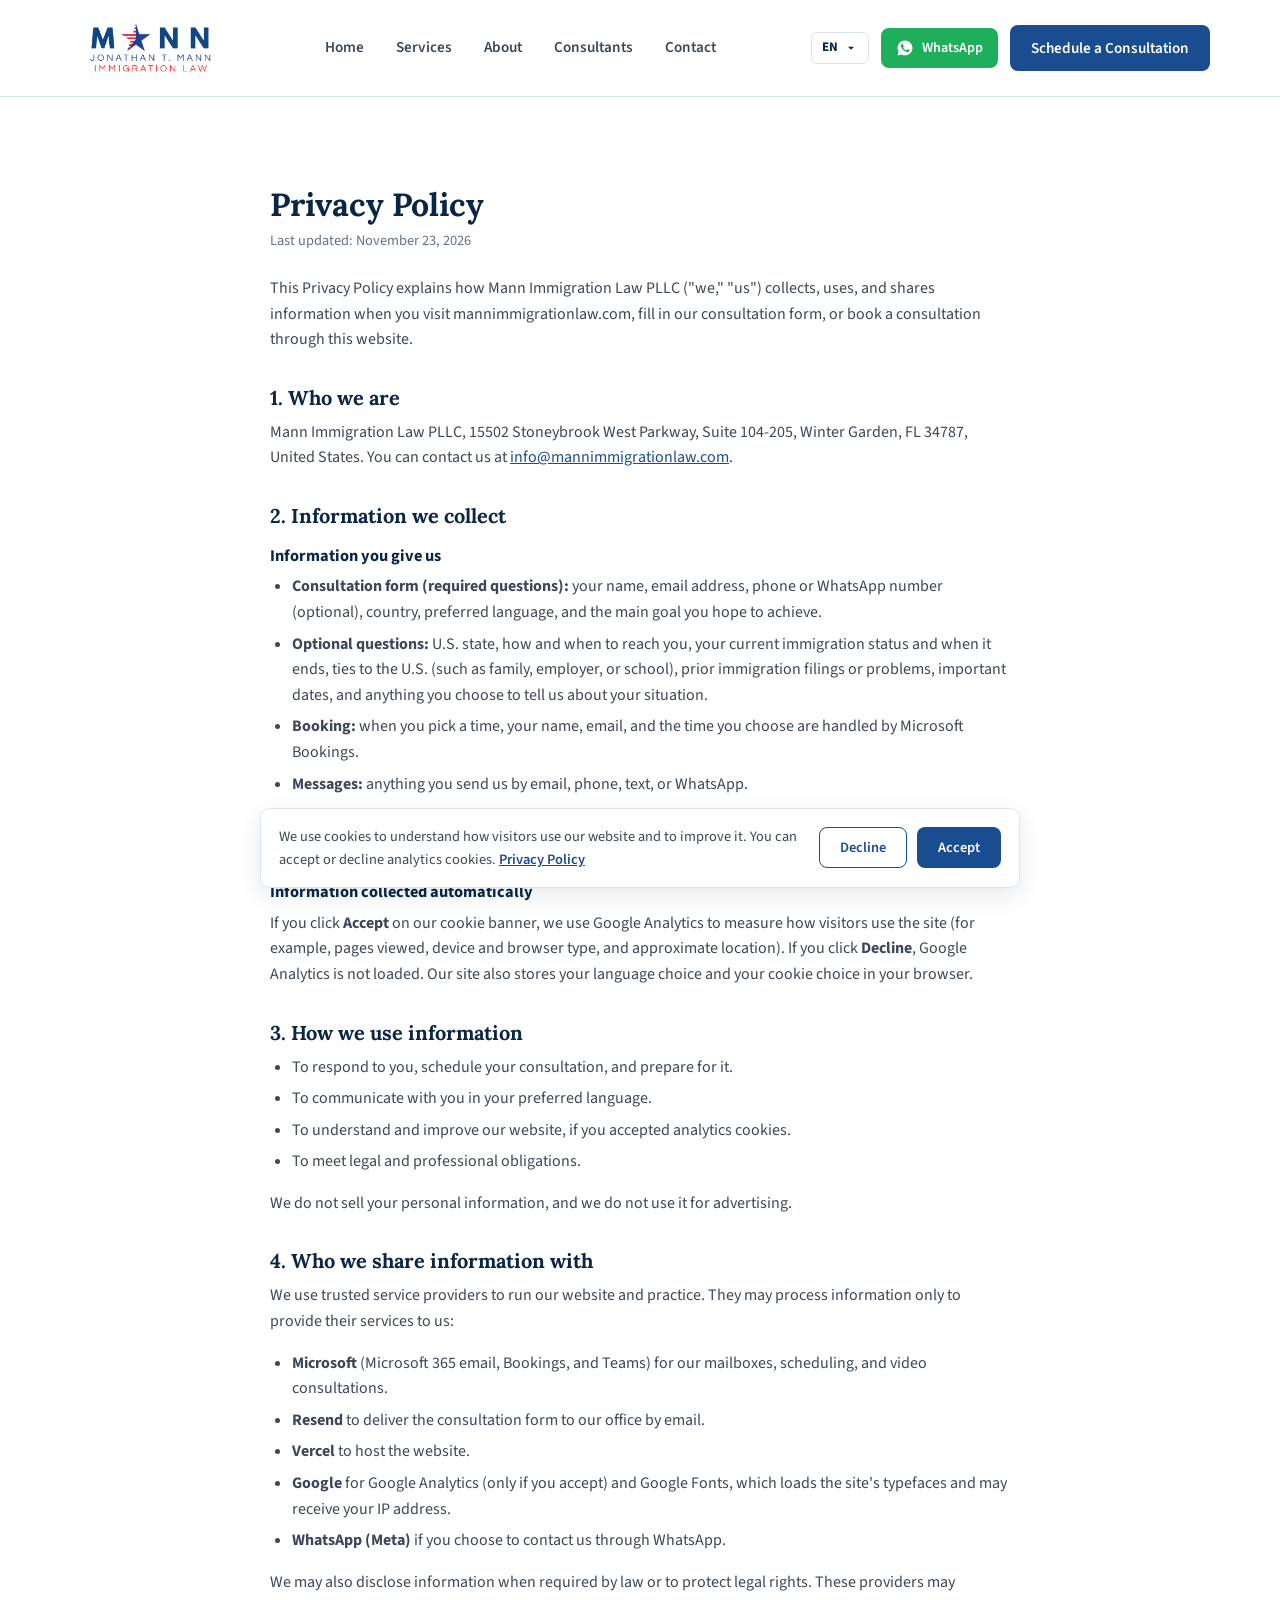
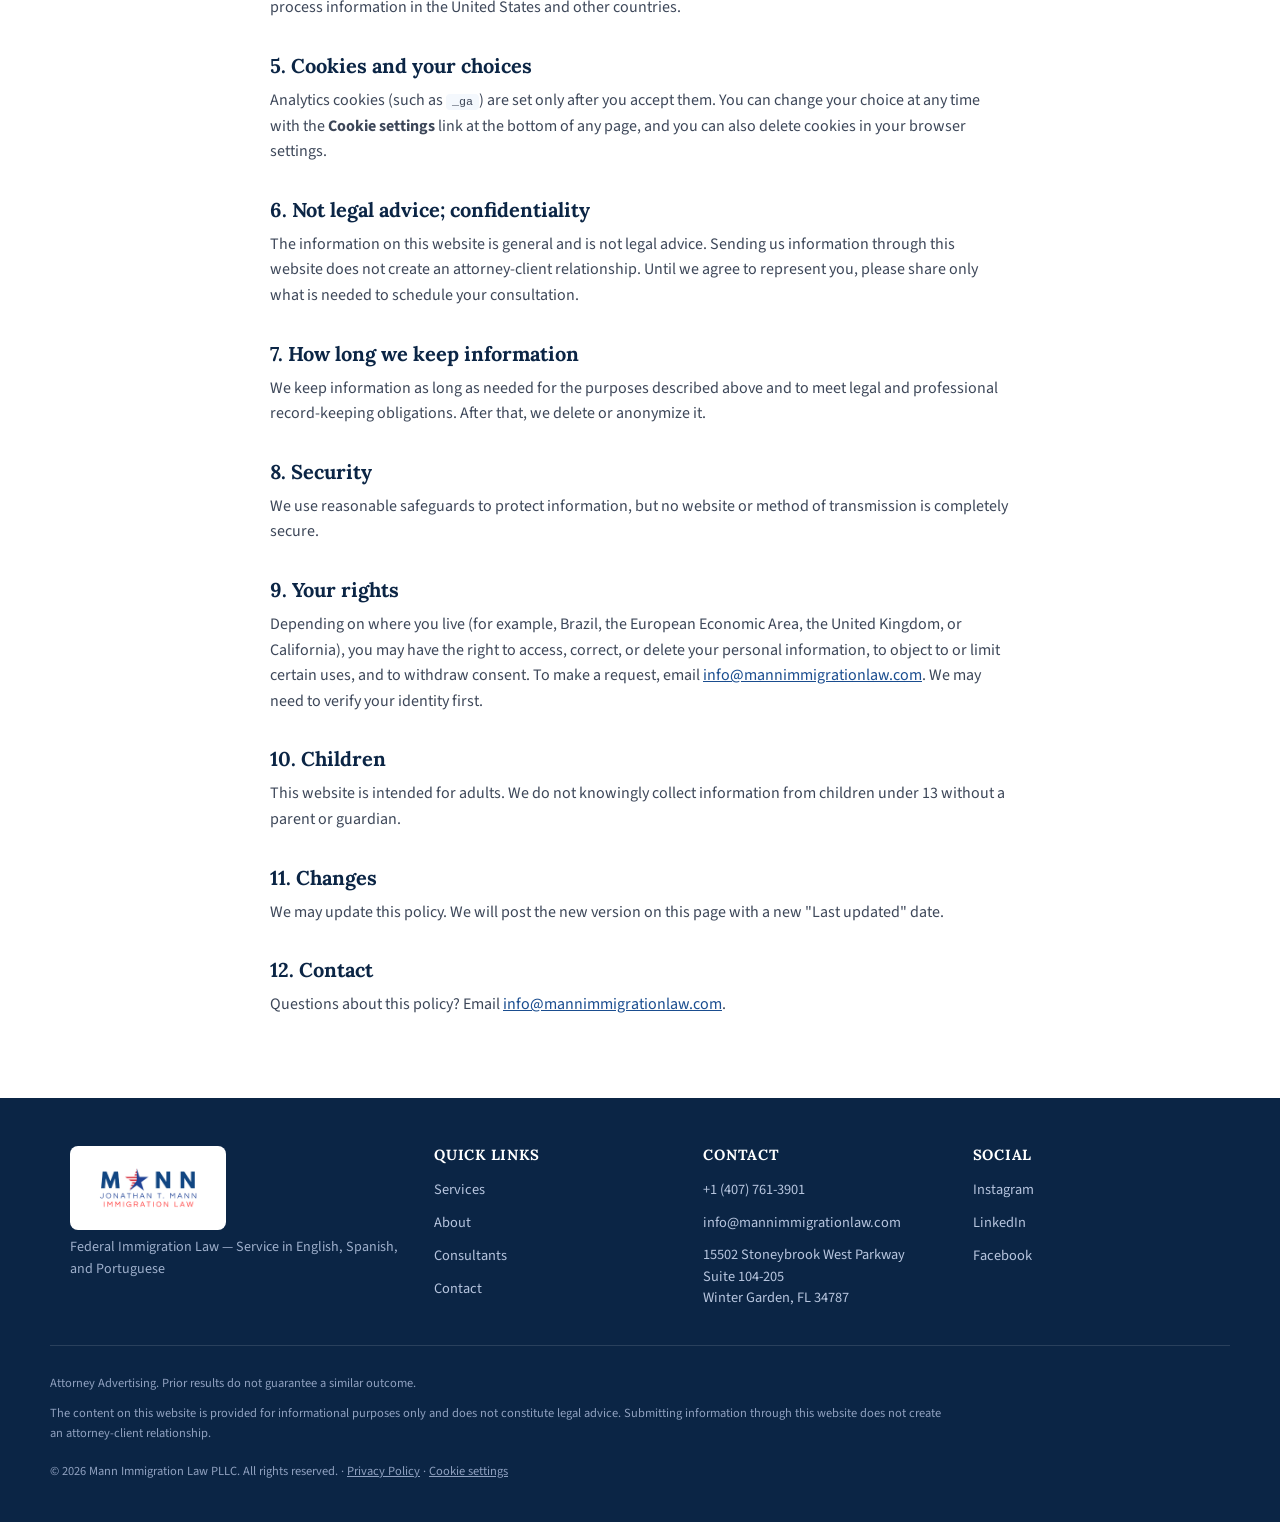
<file: privacy.html>
<!DOCTYPE html>
<html lang="en">
<head>
  <meta charset="UTF-8" />
  <meta name="viewport" content="width=device-width, initial-scale=1.0" />
  <title data-i18n="privacy_title">Privacy Policy | Mann Immigration Law PLLC</title>
  <meta name="description" content="Privacy Policy of Mann Immigration Law PLLC: what information we collect through this website and how we use it." />
  <link rel="canonical" href="https://mannimmigrationlaw.com/privacy" />

  <link rel="icon" type="image/png" sizes="32x32" href="assets/img/favicon-32.png" />
  <link rel="icon" type="image/png" sizes="16x16" href="assets/img/favicon-16.png" />
  <link rel="apple-touch-icon" sizes="180x180" href="assets/img/apple-touch-icon.png" />

  <link rel="preconnect" href="https://fonts.googleapis.com">
  <link rel="preconnect" href="https://fonts.gstatic.com" crossorigin>
  <link href="https://fonts.googleapis.com/css2?family=Lora:wght@500;600;700&family=Source+Sans+3:wght@400;500;600;700&display=swap" rel="stylesheet">
  <link rel="stylesheet" href="css/style.css" />
</head>
<body data-title-key="privacy_title">

  <!-- Skip link for accessibility -->
  <a href="#main" class="skip-link">Skip to main content</a>

  <!-- ===== Header ===== -->
  <header class="site-header" id="site-header">
    <div class="container header-inner">
      <a href="/" class="wordmark">
        <img src="assets/img/logo-jt-mann.png" alt="Jonathan T. Mann Immigration Law" class="logo-img" />
      </a>

      <nav class="main-nav" id="main-nav" aria-label="Main navigation">
        <ul>
          <li><a href="/" data-i18n="nav_home">Home</a></li>
          <li><a href="/#services" data-i18n="nav_services">Services</a></li>
          <li><a href="/#about" data-i18n="nav_about">About</a></li>
          <li><a href="/#partners" data-i18n="nav_partners">Consultants</a></li>
          <li><a href="/#contact" data-i18n="nav_contact">Contact</a></li>
        </ul>
        <div class="mobile-nav-actions">
          <a href="#" id="whatsapp-btn-mobile" class="btn btn-whatsapp" target="_blank" rel="noopener">
            <svg viewBox="0 0 24 24" width="18" height="18" aria-hidden="true" focusable="false"><path fill="currentColor" d="M12.04 2C6.58 2 2.13 6.45 2.13 11.91c0 1.75.46 3.45 1.32 4.95L2.05 22l5.25-1.38a9.9 9.9 0 0 0 4.74 1.21h.01c5.46 0 9.91-4.45 9.91-9.91C21.96 6.45 17.5 2 12.04 2zm5.8 14.03c-.24.68-1.4 1.3-1.93 1.38-.49.08-1.11.11-1.79-.11-.41-.13-.94-.3-1.62-.6-2.85-1.23-4.7-4.1-4.84-4.29-.14-.19-1.15-1.53-1.15-2.92 0-1.39.73-2.07.99-2.35.26-.28.57-.35.76-.35.19 0 .38 0 .55.01.18.01.41-.07.64.49.24.58.81 2 .88 2.15.07.15.12.32.02.51-.1.19-.15.31-.29.48-.15.17-.31.38-.44.51-.15.15-.3.31-.13.6.17.29.76 1.25 1.63 2.02 1.12 1 2.06 1.31 2.35 1.46.29.15.46.13.63-.08.17-.21.72-.84.92-1.13.19-.28.38-.24.64-.14.26.1 1.66.78 1.94.92.29.15.48.22.55.34.07.13.07.72-.17 1.4z"/></svg>
            <span data-i18n="nav_whatsapp">WhatsApp</span>
          </a>
          <a href="/#consultation" class="btn btn-primary btn-block" data-i18n="nav_cta">Schedule a Consultation</a>
        </div>
      </nav>

      <div class="header-actions">
        <div class="lang-dropdown" id="lang-dropdown">
          <button type="button" class="lang-dropdown-toggle" id="lang-dropdown-toggle" aria-haspopup="listbox" aria-expanded="false">
            <span id="lang-dropdown-current">EN</span>
            <svg viewBox="0 0 24 24" width="14" height="14" aria-hidden="true" focusable="false"><path fill="currentColor" d="M7 10l5 5 5-5z"/></svg>
          </button>
          <ul class="lang-dropdown-list" id="lang-dropdown-list" role="listbox" aria-label="Language / Idioma / Língua" hidden>
            <li role="option"><button type="button" class="lang-option" data-lang="en">English</button></li>
            <li role="option"><button type="button" class="lang-option" data-lang="pt">Português</button></li>
            <li role="option"><button type="button" class="lang-option" data-lang="es">Español</button></li>
          </ul>
        </div>
        <a href="#" id="whatsapp-btn-header" class="btn btn-whatsapp" target="_blank" rel="noopener">
          <svg viewBox="0 0 24 24" width="18" height="18" aria-hidden="true" focusable="false"><path fill="currentColor" d="M12.04 2C6.58 2 2.13 6.45 2.13 11.91c0 1.75.46 3.45 1.32 4.95L2.05 22l5.25-1.38a9.9 9.9 0 0 0 4.74 1.21h.01c5.46 0 9.91-4.45 9.91-9.91C21.96 6.45 17.5 2 12.04 2zm5.8 14.03c-.24.68-1.4 1.3-1.93 1.38-.49.08-1.11.11-1.79-.11-.41-.13-.94-.3-1.62-.6-2.85-1.23-4.7-4.1-4.84-4.29-.14-.19-1.15-1.53-1.15-2.92 0-1.39.73-2.07.99-2.35.26-.28.57-.35.76-.35.19 0 .38 0 .55.01.18.01.41-.07.64.49.24.58.81 2 .88 2.15.07.15.12.32.02.51-.1.19-.15.31-.29.48-.15.17-.31.38-.44.51-.15.15-.3.31-.13.6.17.29.76 1.25 1.63 2.02 1.12 1 2.06 1.31 2.35 1.46.29.15.46.13.63-.08.17-.21.72-.84.92-1.13.19-.28.38-.24.64-.14.26.1 1.66.78 1.94.92.29.15.48.22.55.34.07.13.07.72-.17 1.4z"/></svg>
          <span data-i18n="nav_whatsapp">WhatsApp</span>
        </a>
        <a href="/#consultation" class="btn btn-primary" data-i18n="nav_cta">Schedule a Consultation</a>
      </div>

      <div class="header-mobile-controls">
        <div class="lang-dropdown lang-dropdown-mobile" id="lang-dropdown-mobile-wrap">
          <button type="button" class="lang-dropdown-toggle" id="lang-dropdown-toggle-mobile" aria-haspopup="listbox" aria-expanded="false">
            <span id="lang-dropdown-current-mobile">EN</span>
            <svg viewBox="0 0 24 24" width="14" height="14" aria-hidden="true" focusable="false"><path fill="currentColor" d="M7 10l5 5 5-5z"/></svg>
          </button>
          <ul class="lang-dropdown-list" id="lang-dropdown-list-mobile" role="listbox" aria-label="Language / Idioma / Língua" hidden>
            <li role="option"><button type="button" class="lang-option" data-lang="en">English</button></li>
            <li role="option"><button type="button" class="lang-option" data-lang="pt">Português</button></li>
            <li role="option"><button type="button" class="lang-option" data-lang="es">Español</button></li>
          </ul>
        </div>
        <button class="mobile-toggle" id="mobile-toggle" aria-label="Open menu" aria-expanded="false" aria-controls="main-nav">
          <span></span><span></span><span></span>
        </button>
      </div>
    </div>
  </header>

    <main id="main">
      <section class="section">
        <div class="container legal-page">

          <!-- ================= ENGLISH ================= -->
          <div data-langs="en">
            <h1>Privacy Policy</h1>
            <p class="legal-updated">Last updated: November 23, 2026</p>
            <p>This Privacy Policy explains how Mann Immigration Law PLLC ("we," "us") collects, uses, and shares information when you visit mannimmigrationlaw.com, fill in our consultation form, or book a consultation through this website.</p>

            <h2>1. Who we are</h2>
            <p>Mann Immigration Law PLLC, 15502 Stoneybrook West Parkway, Suite 104-205, Winter Garden, FL 34787, United States. You can contact us at <a href="mailto:info@mannimmigrationlaw.com">info@mannimmigrationlaw.com</a>.</p>

            <h2>2. Information we collect</h2>
            <h3>Information you give us</h3>
            <ul>
              <li><strong>Consultation form (required questions):</strong> your name, email address, phone or WhatsApp number (optional), country, preferred language, and the main goal you hope to achieve.</li>
              <li><strong>Optional questions:</strong> U.S. state, how and when to reach you, your current immigration status and when it ends, ties to the U.S. (such as family, employer, or school), prior immigration filings or problems, important dates, and anything you choose to tell us about your situation.</li>
              <li><strong>Booking:</strong> when you pick a time, your name, email, and the time you choose are handled by Microsoft Bookings.</li>
              <li><strong>Messages:</strong> anything you send us by email, phone, text, or WhatsApp.</li>
            </ul>
            <p>Please do not include ID numbers (such as passport, A-number, or Social Security numbers) in the form. We will ask for documents only through appropriate channels after you become a client.</p>
            <h3>Information collected automatically</h3>
            <p>If you click <strong>Accept</strong> on our cookie banner, we use Google Analytics to measure how visitors use the site (for example, pages viewed, device and browser type, and approximate location). If you click <strong>Decline</strong>, Google Analytics is not loaded. Our site also stores your language choice and your cookie choice in your browser.</p>

            <h2>3. How we use information</h2>
            <ul>
              <li>To respond to you, schedule your consultation, and prepare for it.</li>
              <li>To communicate with you in your preferred language.</li>
              <li>To understand and improve our website, if you accepted analytics cookies.</li>
              <li>To meet legal and professional obligations.</li>
            </ul>
            <p>We do not sell your personal information, and we do not use it for advertising.</p>

            <h2>4. Who we share information with</h2>
            <p>We use trusted service providers to run our website and practice. They may process information only to provide their services to us:</p>
            <ul>
              <li><strong>Microsoft</strong> (Microsoft 365 email, Bookings, and Teams) for our mailboxes, scheduling, and video consultations.</li>
              <li><strong>Resend</strong> to deliver the consultation form to our office by email.</li>
              <li><strong>Vercel</strong> to host the website.</li>
              <li><strong>Google</strong> for Google Analytics (only if you accept) and Google Fonts, which loads the site's typefaces and may receive your IP address.</li>
              <li><strong>WhatsApp (Meta)</strong> if you choose to contact us through WhatsApp.</li>
            </ul>
            <p>We may also disclose information when required by law or to protect legal rights. These providers may process information in the United States and other countries.</p>

            <h2>5. Cookies and your choices</h2>
            <p>Analytics cookies (such as <code>_ga</code>) are set only after you accept them. You can change your choice at any time with the <strong>Cookie settings</strong> link at the bottom of any page, and you can also delete cookies in your browser settings.</p>

            <h2>6. Not legal advice; confidentiality</h2>
            <p>The information on this website is general and is not legal advice. Sending us information through this website does not create an attorney-client relationship. Until we agree to represent you, please share only what is needed to schedule your consultation.</p>

            <h2>7. How long we keep information</h2>
            <p>We keep information as long as needed for the purposes described above and to meet legal and professional record-keeping obligations. After that, we delete or anonymize it.</p>

            <h2>8. Security</h2>
            <p>We use reasonable safeguards to protect information, but no website or method of transmission is completely secure.</p>

            <h2>9. Your rights</h2>
            <p>Depending on where you live (for example, Brazil, the European Economic Area, the United Kingdom, or California), you may have the right to access, correct, or delete your personal information, to object to or limit certain uses, and to withdraw consent. To make a request, email <a href="mailto:info@mannimmigrationlaw.com">info@mannimmigrationlaw.com</a>. We may need to verify your identity first.</p>

            <h2>10. Children</h2>
            <p>This website is intended for adults. We do not knowingly collect information from children under 13 without a parent or guardian.</p>

            <h2>11. Changes</h2>
            <p>We may update this policy. We will post the new version on this page with a new "Last updated" date.</p>

            <h2>12. Contact</h2>
            <p>Questions about this policy? Email <a href="mailto:info@mannimmigrationlaw.com">info@mannimmigrationlaw.com</a>.</p>
          </div>

          <!-- ================= PORTUGUES ================= -->
          <div data-langs="pt" hidden>
            <h1>Política de Privacidade</h1>
            <p class="legal-updated">Última atualização: 23 de novembro de 2026</p>
            <p>Esta Política de Privacidade explica como a Mann Immigration Law PLLC ("nós") coleta, usa e compartilha informações quando você visita mannimmigrationlaw.com, preenche o nosso formulário de consulta ou agenda uma consulta por meio deste site.</p>

            <h2>1. Quem somos</h2>
            <p>Mann Immigration Law PLLC, 15502 Stoneybrook West Parkway, Suite 104-205, Winter Garden, FL 34787, Estados Unidos. Você pode falar conosco pelo e-mail <a href="mailto:info@mannimmigrationlaw.com">info@mannimmigrationlaw.com</a>.</p>

            <h2>2. Informações que coletamos</h2>
            <h3>Informações que você nos fornece</h3>
            <ul>
              <li><strong>Formulário de consulta (perguntas obrigatórias):</strong> seu nome, e-mail, telefone ou WhatsApp (opcional), país, idioma de preferência e o principal objetivo que você deseja alcançar.</li>
              <li><strong>Perguntas opcionais:</strong> estado dos EUA, como e quando entrar em contato, seu status imigratório atual e quando termina, vínculos com os EUA (como familiar, empregador ou escola), pedidos ou problemas de imigração anteriores, datas importantes e o que você quiser nos contar sobre a sua situação.</li>
              <li><strong>Agendamento:</strong> ao escolher um horário, seu nome, e-mail e o horário escolhido são tratados pelo Microsoft Bookings.</li>
              <li><strong>Mensagens:</strong> tudo o que você nos enviar por e-mail, telefone, mensagem de texto ou WhatsApp.</li>
            </ul>
            <p>Por favor, não inclua números de documentos (como passaporte, número A ou Social Security) no formulário. Pediremos documentos apenas por canais adequados, depois que você se tornar cliente.</p>
            <h3>Informações coletadas automaticamente</h3>
            <p>Se você clicar em <strong>Aceitar</strong> no aviso de cookies, usamos o Google Analytics para medir como os visitantes usam o site (por exemplo, páginas visitadas, tipo de dispositivo e navegador e localização aproximada). Se você clicar em <strong>Recusar</strong>, o Google Analytics não é carregado. O site também guarda no seu navegador a sua escolha de idioma e de cookies.</p>

            <h2>3. Como usamos as informações</h2>
            <ul>
              <li>Para responder a você, agendar a sua consulta e nos preparar para ela.</li>
              <li>Para nos comunicarmos com você no seu idioma de preferência.</li>
              <li>Para entender e melhorar o nosso site, se você aceitou os cookies de análise.</li>
              <li>Para cumprir obrigações legais e profissionais.</li>
            </ul>
            <p>Não vendemos suas informações pessoais e não as usamos para publicidade.</p>

            <h2>4. Com quem compartilhamos informações</h2>
            <p>Usamos prestadores de serviço de confiança para manter o site e o escritório. Eles só podem tratar informações para nos prestar seus serviços:</p>
            <ul>
              <li><strong>Microsoft</strong> (e-mail Microsoft 365, Bookings e Teams) para nossas caixas de e-mail, agendamentos e consultas por vídeo.</li>
              <li><strong>Resend</strong> para entregar o formulário de consulta ao nosso escritório por e-mail.</li>
              <li><strong>Vercel</strong> para hospedar o site.</li>
              <li><strong>Google</strong> para o Google Analytics (somente se você aceitar) e o Google Fonts, que carrega as fontes do site e pode receber o seu endereço IP.</li>
              <li><strong>WhatsApp (Meta)</strong> se você escolher falar conosco pelo WhatsApp.</li>
            </ul>
            <p>Também podemos divulgar informações quando a lei exigir ou para proteger direitos legais. Esses prestadores podem tratar informações nos Estados Unidos e em outros países.</p>

            <h2>5. Cookies e suas escolhas</h2>
            <p>Os cookies de análise (como <code>_ga</code>) só são ativados depois que você os aceita. Você pode mudar a sua escolha a qualquer momento no link <strong>Configurações de cookies</strong>, no rodapé de qualquer página, e também pode apagar cookies nas configurações do navegador.</p>

            <h2>6. Não é aconselhamento jurídico; confidencialidade</h2>
            <p>As informações deste site são gerais e não constituem aconselhamento jurídico. Enviar informações por este site não cria uma relação advogado-cliente. Até concordarmos em representar você, compartilhe apenas o necessário para agendar a sua consulta.</p>

            <h2>7. Por quanto tempo guardamos as informações</h2>
            <p>Guardamos as informações pelo tempo necessário para as finalidades descritas acima e para cumprir obrigações legais e profissionais de guarda de registros. Depois disso, as excluímos ou anonimizamos.</p>

            <h2>8. Segurança</h2>
            <p>Usamos medidas razoáveis para proteger as informações, mas nenhum site ou meio de transmissão é totalmente seguro.</p>

            <h2>9. Seus direitos</h2>
            <p>Dependendo de onde você mora (por exemplo, Brasil, Espaço Econômico Europeu, Reino Unido ou Califórnia), você pode ter o direito de acessar, corrigir ou excluir seus dados pessoais, de se opor a certos usos ou limitá-los e de retirar o consentimento. Para fazer um pedido, escreva para <a href="mailto:info@mannimmigrationlaw.com">info@mannimmigrationlaw.com</a>. Podemos precisar confirmar a sua identidade antes.</p>

            <h2>10. Crianças</h2>
            <p>Este site é destinado a adultos. Não coletamos intencionalmente informações de crianças menores de 13 anos sem um responsável.</p>

            <h2>11. Alterações</h2>
            <p>Podemos atualizar esta política. Publicaremos a nova versão nesta página, com uma nova data de "Última atualização".</p>

            <h2>12. Contato</h2>
            <p>Dúvidas sobre esta política? Escreva para <a href="mailto:info@mannimmigrationlaw.com">info@mannimmigrationlaw.com</a>.</p>
          </div>

          <!-- ================= ESPANOL ================= -->
          <div data-langs="es" hidden>
            <h1>Política de Privacidad</h1>
            <p class="legal-updated">Última actualización: 23 de noviembre de 2026</p>
            <p>Esta Política de Privacidad explica cómo Mann Immigration Law PLLC ("nosotros") recopila, usa y comparte información cuando usted visita mannimmigrationlaw.com, completa nuestro formulario de consulta o agenda una consulta a través de este sitio web.</p>

            <h2>1. Quiénes somos</h2>
            <p>Mann Immigration Law PLLC, 15502 Stoneybrook West Parkway, Suite 104-205, Winter Garden, FL 34787, Estados Unidos. Puede escribirnos a <a href="mailto:info@mannimmigrationlaw.com">info@mannimmigrationlaw.com</a>.</p>

            <h2>2. Información que recopilamos</h2>
            <h3>Información que usted nos proporciona</h3>
            <ul>
              <li><strong>Formulario de consulta (preguntas obligatorias):</strong> su nombre, correo electrónico, teléfono o WhatsApp (opcional), país, idioma preferido y el objetivo principal que desea lograr.</li>
              <li><strong>Preguntas opcionales:</strong> estado de EE. UU., cómo y cuándo contactarle, su estatus migratorio actual y cuándo termina, vínculos con EE. UU. (como un familiar, empleador o escuela), solicitudes o problemas migratorios anteriores, fechas importantes y lo que desee contarnos sobre su situación.</li>
              <li><strong>Cita:</strong> al elegir un horario, su nombre, correo electrónico y el horario elegido son procesados por Microsoft Bookings.</li>
              <li><strong>Mensajes:</strong> todo lo que nos envíe por correo electrónico, teléfono, mensaje de texto o WhatsApp.</li>
            </ul>
            <p>Por favor, no incluya números de identificación (como pasaporte, número A o Seguro Social) en el formulario. Solicitaremos documentos solo por los canales adecuados, después de que usted sea cliente.</p>
            <h3>Información recopilada automáticamente</h3>
            <p>Si hace clic en <strong>Aceptar</strong> en el aviso de cookies, usamos Google Analytics para medir cómo los visitantes usan el sitio (por ejemplo, páginas vistas, tipo de dispositivo y navegador, y ubicación aproximada). Si hace clic en <strong>Rechazar</strong>, Google Analytics no se carga. El sitio también guarda en su navegador su elección de idioma y de cookies.</p>

            <h2>3. Cómo usamos la información</h2>
            <ul>
              <li>Para responderle, agendar su consulta y prepararnos para ella.</li>
              <li>Para comunicarnos con usted en su idioma preferido.</li>
              <li>Para entender y mejorar nuestro sitio web, si aceptó las cookies de análisis.</li>
              <li>Para cumplir obligaciones legales y profesionales.</li>
            </ul>
            <p>No vendemos su información personal ni la usamos para publicidad.</p>

            <h2>4. Con quién compartimos información</h2>
            <p>Usamos proveedores de servicios de confianza para operar el sitio y el despacho. Solo pueden procesar información para prestarnos sus servicios:</p>
            <ul>
              <li><strong>Microsoft</strong> (correo Microsoft 365, Bookings y Teams) para nuestros buzones, citas y consultas por video.</li>
              <li><strong>Resend</strong> para entregar el formulario de consulta a nuestra oficina por correo electrónico.</li>
              <li><strong>Vercel</strong> para alojar el sitio web.</li>
              <li><strong>Google</strong> para Google Analytics (solo si usted acepta) y Google Fonts, que carga las tipografías del sitio y puede recibir su dirección IP.</li>
              <li><strong>WhatsApp (Meta)</strong> si elige comunicarse con nosotros por WhatsApp.</li>
            </ul>
            <p>También podemos divulgar información cuando la ley lo exija o para proteger derechos legales. Estos proveedores pueden procesar información en Estados Unidos y en otros países.</p>

            <h2>5. Cookies y sus opciones</h2>
            <p>Las cookies de análisis (como <code>_ga</code>) solo se activan después de que usted las acepta. Puede cambiar su elección en cualquier momento con el enlace <strong>Configuración de cookies</strong> al pie de cualquier página, y también puede eliminar cookies en la configuración de su navegador.</p>

            <h2>6. No es asesoría legal; confidencialidad</h2>
            <p>La información de este sitio es general y no constituye asesoría legal. Enviarnos información por este sitio no crea una relación abogado-cliente. Hasta que aceptemos representarle, comparta solo lo necesario para agendar su consulta.</p>

            <h2>7. Cuánto tiempo conservamos la información</h2>
            <p>Conservamos la información el tiempo necesario para los fines descritos y para cumplir obligaciones legales y profesionales de conservación de registros. Después, la eliminamos o la anonimizamos.</p>

            <h2>8. Seguridad</h2>
            <p>Usamos medidas razonables para proteger la información, pero ningún sitio web ni medio de transmisión es completamente seguro.</p>

            <h2>9. Sus derechos</h2>
            <p>Según el lugar donde viva (por ejemplo, Brasil, el Espacio Económico Europeo, el Reino Unido o California), puede tener derecho a acceder a su información personal, corregirla o eliminarla, a oponerse a ciertos usos o limitarlos, y a retirar su consentimiento. Para hacer una solicitud, escriba a <a href="mailto:info@mannimmigrationlaw.com">info@mannimmigrationlaw.com</a>. Es posible que primero debamos verificar su identidad.</p>

            <h2>10. Menores de edad</h2>
            <p>Este sitio está dirigido a adultos. No recopilamos intencionalmente información de menores de 13 años sin un padre, madre o tutor.</p>

            <h2>11. Cambios</h2>
            <p>Podemos actualizar esta política. Publicaremos la nueva versión en esta página con una nueva fecha de "Última actualización".</p>

            <h2>12. Contacto</h2>
            <p>¿Preguntas sobre esta política? Escriba a <a href="mailto:info@mannimmigrationlaw.com">info@mannimmigrationlaw.com</a>.</p>
          </div>

        </div>
      </section>
    </main>

  <!-- ===== Footer ===== -->
  <footer class="site-footer">
    <div class="container footer-top">
      <div class="footer-brand">
        <a href="/" class="wordmark footer-wordmark">
          <img src="assets/img/logo-jt-mann.png" alt="Jonathan T. Mann Immigration Law" class="logo-img" />
        </a>
        <p data-i18n="footer_tagline">Federal Immigration Law — Service in English, Spanish, and Portuguese</p>
      </div>

      <div class="footer-col">
        <h4 data-i18n="footer_links_title">Quick Links</h4>
        <ul>
          <li><a href="/#services" data-i18n="nav_services">Services</a></li>
          <li><a href="/#about" data-i18n="nav_about">About</a></li>
          <li><a href="/#partners" data-i18n="nav_partners">Consultants</a></li>
          <li><a href="/#contact" data-i18n="nav_contact">Contact</a></li>
        </ul>
      </div>

      <div class="footer-col" id="footer-contact">
        <h4 data-i18n="footer_contact_title">Contact</h4>
        <ul>
          <li><a href="tel:+14077613901" data-i18n="contact_phone_value">+1 (407) 761-3901</a><span data-langs="pt" hidden> (inglês)</span><span data-langs="es" hidden> (inglés)</span></li>
          <li data-langs="pt es" hidden><a href="tel:+5562982876771">+55 62 98287-6771</a><span data-langs="pt" hidden> (português)</span><span data-langs="es" hidden> (español)</span></li>
          <li><a href="mailto:info@mannimmigrationlaw.com" data-i18n="contact_email_value">info@mannimmigrationlaw.com</a></li>
          <li><address>15502 Stoneybrook West Parkway<br />Suite 104-205<br />Winter Garden, FL 34787</address></li>
        </ul>
      </div>

      <div class="footer-col">
        <h4 data-i18n="footer_social_title">Social</h4>
        <ul class="social-links">
          <li><a href="#" aria-label="Instagram">Instagram</a></li>
          <li><a href="#" aria-label="LinkedIn">LinkedIn</a></li>
          <li><a href="#" aria-label="Facebook">Facebook</a></li>
        </ul>
      </div>
    </div>

    <div class="container footer-legal">
      <p data-i18n="footer_ad_disclaimer">Attorney Advertising. Prior results do not guarantee a similar outcome.</p>
      <p data-i18n="footer_relationship_disclaimer">The content on this website is provided for informational purposes only and does not constitute legal advice. Submitting information through this website does not create an attorney-client relationship.</p>
      <p class="footer-copyright">&copy; <span id="footer-year"></span> Mann Immigration Law PLLC. <span data-i18n="footer_rights">All rights reserved.</span> &middot; <a href="/privacy" id="privacy-link" data-i18n="privacy_link">Privacy Policy</a> &middot; <a href="#" id="cookie-settings" data-i18n="cookie_settings">Cookie settings</a></p>
    </div>
  </footer>

  <!-- Cookie banner: Google Analytics loads only after the visitor accepts (see js/main.js) -->
  <div class="cookie-banner" id="cookie-banner" role="dialog" aria-labelledby="cookie-banner-text" hidden>
    <p id="cookie-banner-text" data-i18n="cookie_text">We use cookies to understand how visitors use our website and to improve it. You can accept or decline analytics cookies.</p>
    <div class="cookie-actions">
      <button type="button" class="btn btn-outline" id="cookie-decline" data-i18n="cookie_decline">Decline</button>
      <button type="button" class="btn btn-primary" id="cookie-accept" data-i18n="cookie_accept">Accept</button>
    </div>
  </div>

  <script src="js/translations.js"></script>
  <script src="js/main.js"></script>
</body>
</html>
</file>
<file: css/style.css>
/* Law Office of Jonathan T. Mann — site stylesheet */
/* Rough structural draft — colors/branding open for design review with Leopoldo's team */

:root {
  --navy-900: #0b2545;
  --navy-800: #10305c;
  --blue-700: #1a4d8f;
  --blue-600: #2563a8;
  --blue-500: #3579c2;
  --blue-100: #e8f0fb;
  --blue-50: #f4f8fd;
  --accent-600: #2f8f5b;
  --ink-900: #1a2233;
  --ink-700: #3d4759;
  --ink-500: #64718a;
  --white: #ffffff;
  --border: #dbe4f0;
  --success-bg: #e6f6ec;
  --success-text: #1b6e3c;

  --font-heading: 'Lora', Georgia, serif;
  --font-body: 'Source Sans 3', -apple-system, BlinkMacSystemFont, 'Segoe UI', Arial, sans-serif;

  --radius: 10px;
  --shadow-sm: 0 1px 3px rgba(11, 37, 69, 0.08);
  --shadow-md: 0 8px 24px rgba(11, 37, 69, 0.10);
  --header-height: 96px;
}

* { box-sizing: border-box; }
html { scroll-behavior: smooth; }
body {
  margin: 0;
  font-family: var(--font-body);
  color: var(--ink-900);
  background: var(--white);
  line-height: 1.6;
  -webkit-font-smoothing: antialiased;
}
img { max-width: 100%; display: block; }
a { color: var(--blue-700); text-decoration: none; }
h1, h2, h3, h4 { font-family: var(--font-heading); color: var(--navy-900); line-height: 1.25; margin: 0 0 .5em; }
p { margin: 0 0 1em; color: var(--ink-700); }
ul { margin: 0; padding: 0; list-style: none; }
button { font-family: inherit; cursor: pointer; }

.container {
  width: 100%;
  max-width: 1180px;
  margin: 0 auto;
  padding-inline: 20px;
}

/* Accessibility */
.skip-link {
  position: absolute;
  left: -999px;
  top: 0;
  background: var(--navy-900);
  color: var(--white);
  padding: 12px 20px;
  z-index: 1000;
  border-radius: 0 0 8px 0;
}
.skip-link:focus {
  left: 0;
}
a:focus-visible,
button:focus-visible,
input:focus-visible,
textarea:focus-visible {
  outline: 3px solid var(--accent-600);
  outline-offset: 2px;
}

/* ===== Header ===== */
.site-header {
  position: sticky;
  top: 0;
  z-index: 500;
  background: var(--white);
  border-bottom: 1px solid var(--border);
}
.header-inner {
  display: flex;
  align-items: center;
  justify-content: space-between;
  height: var(--header-height);
  gap: 16px;
}
.wordmark {
  display: inline-flex;
  align-items: center;
  white-space: nowrap;
}
.logo-img { height: 80px; width: auto; display: block; }

.main-nav ul { display: flex; gap: 28px; }
.main-nav a {
  color: var(--ink-700);
  font-weight: 600;
  font-size: .95rem;
  padding: 8px 2px;
  border-bottom: 2px solid transparent;
}
.main-nav a:hover { color: var(--blue-700); border-bottom-color: var(--blue-500); }

.header-actions { display: flex; align-items: center; gap: 12px; }

.lang-dropdown {
  position: relative;
}
.lang-dropdown-toggle {
  display: flex;
  align-items: center;
  gap: 6px;
  border: 1.5px solid var(--border);
  background: var(--white);
  color: var(--navy-900);
  font-weight: 700;
  font-size: .82rem;
  padding: 8px 10px;
  border-radius: 6px;
  line-height: 1;
}
.lang-dropdown-toggle:hover { border-color: var(--blue-500); color: var(--blue-700); }
.lang-dropdown-list {
  position: absolute;
  top: calc(100% + 6px);
  left: 0;
  min-width: 140px;
  background: var(--white);
  border: 1px solid var(--border);
  border-radius: 8px;
  box-shadow: var(--shadow-md);
  overflow: hidden;
  z-index: 600;
}
.lang-option {
  display: block;
  width: 100%;
  text-align: left;
  border: none;
  background: var(--white);
  color: var(--ink-700);
  font-weight: 600;
  font-size: .9rem;
  padding: 10px 14px;
}
.lang-option:hover { background: var(--blue-50); color: var(--blue-700); }
.lang-option.active { background: var(--blue-700); color: var(--white); }

.header-mobile-controls {
  display: none;
  align-items: center;
  gap: 8px;
}
.mobile-toggle {
  display: none;
  flex-direction: column;
  justify-content: center;
  gap: 5px;
  width: 40px;
  height: 40px;
  background: none;
  border: none;
  padding: 8px;
  flex-shrink: 0;
}
.mobile-toggle span {
  display: block;
  height: 2px;
  background: var(--navy-900);
  border-radius: 2px;
}
.mobile-nav-actions { display: none; }

/* ===== Buttons ===== */
.btn {
  display: inline-flex;
  align-items: center;
  justify-content: center;
  gap: 8px;
  padding: 10px 20px;
  border-radius: 8px;
  font-weight: 600;
  font-size: .95rem;
  border: 1.5px solid transparent;
  white-space: nowrap;
  transition: background .15s ease, color .15s ease, border-color .15s ease, transform .1s ease;
}
.btn-primary { background: var(--blue-700); color: var(--white); }
.btn-primary:hover { background: var(--navy-800); }
.btn-outline { border-color: var(--blue-700); color: var(--blue-700); background: transparent; }
.btn-outline:hover { background: var(--blue-100); }
.btn-outline-inverse { border-color: rgba(255,255,255,.85); color: var(--white); }
.btn-outline-inverse:hover { background: rgba(255,255,255,.14); border-color: var(--white); }
.btn-whatsapp { background: #1fae5c; color: var(--white); padding: 8px 14px; font-size: .88rem; }
.btn-whatsapp:hover { background: #178f4b; }
.btn-lg { padding: 14px 28px; font-size: 1.02rem; }
.btn-block { width: 100%; }

/* ===== Hero ===== */
.hero {
  position: relative;
  overflow: hidden;
  padding: 96px 0;
  min-height: 480px;
  display: flex;
  align-items: center;
  color: var(--white);
}
.hero-bg {
  position: absolute;
  inset: 0;
  background-size: cover;
  background-position: center 35%;
  background-repeat: no-repeat;
  filter: saturate(.85) brightness(.9);
  z-index: 0;
}
.hero-overlay {
  position: absolute;
  inset: 0;
  background: linear-gradient(180deg, rgba(8,26,51,.80) 0%, rgba(8,26,51,.68) 45%, rgba(8,26,51,.85) 100%);
  z-index: 1;
}
.hero-inner {
  position: relative;
  z-index: 2;
  display: flex;
  justify-content: center;
  width: 100%;
}
.hero-content { max-width: 720px; text-align: center; }
.eyebrow {
  text-transform: uppercase;
  letter-spacing: .08em;
  font-size: .78rem;
  font-weight: 700;
  color: var(--accent-600);
  margin-bottom: 10px;
}
.hero .eyebrow { color: #8fe3b3; }
.eyebrow.center { text-align: center; }
.hero h1 {
  font-size: clamp(1.8rem, 4.5vw, 2.9rem);
  margin-bottom: .5em;
  color: var(--white);
}
.hero-subhead { font-size: 1.08rem; color: rgba(255,255,255,.92); margin-bottom: 1.5em; }
.hero-ctas { display: flex; flex-wrap: wrap; gap: 14px; justify-content: center; }
.placeholder-note {
  margin-top: 14px;
  font-size: .82rem;
  font-style: italic;
  color: var(--ink-500);
  display: inline-block;
}
.hero .placeholder-note { color: rgba(255,255,255,.75); }
.placeholder-note.center { display: block; text-align: center; margin-inline: auto; max-width: 560px; }

.process-banner {
  max-width: 900px;
  margin: 0 auto 36px;
}
.process-banner img {
  width: 100%;
  aspect-ratio: 21 / 9;
  object-fit: cover;
  border-radius: var(--radius);
  box-shadow: var(--shadow-md);
}

.contact-photo {
  margin-bottom: 24px;
  border-radius: var(--radius);
  overflow: hidden;
  box-shadow: var(--shadow-sm);
}
.contact-photo img {
  width: 100%;
  aspect-ratio: 16 / 9;
  object-fit: cover;
  display: block;
}

/* ===== Sections ===== */
.section { padding: 64px 0; }
.section-alt { background: var(--blue-50); }
.section-title {
  font-size: clamp(1.5rem, 3.5vw, 2.1rem);
  margin-bottom: .4em;
}
.section-title.center { text-align: center; }
.section-subtitle {
  color: var(--ink-500);
  max-width: 620px;
  margin-bottom: 2.5rem;
}
.section-subtitle.center { text-align: center; margin-inline: auto; }

/* Cards / grids */
.grid { display: grid; gap: 22px; }
.services-grid { grid-template-columns: 1fr; }
.why-grid { grid-template-columns: 1fr; }

.card {
  background: var(--white);
  border: 1px solid var(--border);
  border-radius: var(--radius);
  padding: 26px 24px;
  box-shadow: var(--shadow-sm);
  transition: transform .15s ease, box-shadow .15s ease;
}
.card:hover { transform: translateY(-3px); box-shadow: var(--shadow-md); }

.card-icon {
  width: 52px;
  height: 52px;
  border-radius: 10px;
  background: var(--blue-100);
  color: var(--blue-700);
  display: flex;
  align-items: center;
  justify-content: center;
  margin-bottom: 16px;
}
.service-card { display: flex; flex-direction: column; }
.service-card h3 { font-size: 1.1rem; }
.service-card p { font-size: .92rem; margin-bottom: 14px; }
.card-link {
  align-self: flex-start;
  margin-top: auto;
  background: none;
  border: none;
  padding: 0;
  color: var(--blue-700);
  font-weight: 600;
  font-size: .85rem;
  cursor: pointer;
}
.card-link:hover { text-decoration: underline; }
.card-link::after { content: "\2192"; margin-left: 4px; }

/* ===== Visa Details Modal ===== */
.modal-overlay {
  position: fixed;
  inset: 0;
  background: rgba(8, 26, 51, .6);
  display: flex;
  align-items: center;
  justify-content: center;
  padding: 20px;
  z-index: 1000;
}
.modal-overlay[hidden] { display: none; }
.modal {
  position: relative;
  background: var(--white);
  border-radius: var(--radius);
  box-shadow: var(--shadow-md);
  max-width: 640px;
  width: 100%;
  max-height: 85vh;
  overflow-y: auto;
  padding: 32px 28px;
}
.modal h3 {
  font-size: 1.3rem;
  margin-bottom: .6em;
  padding-right: 28px;
}
.modal-close {
  position: absolute;
  top: 16px;
  right: 16px;
  width: 32px;
  height: 32px;
  border-radius: 50%;
  border: none;
  background: var(--blue-50);
  color: var(--navy-900);
  font-size: 1.3rem;
  line-height: 1;
  cursor: pointer;
}
.modal-close:hover { background: var(--blue-100); }
.modal-body { font-size: .95rem; color: var(--ink-700); }
.modal-body p { margin-bottom: .9em; }
.modal-body ul { margin: 0 0 .9em; padding-left: 20px; list-style: disc; }
.modal-body li { margin-bottom: .5em; }
.modal-body .fine-print { margin-top: 1em; }
.modal-disclaimer {
  margin-top: 18px;
  padding-top: 14px;
  border-top: 1px solid var(--border);
  font-size: .78rem;
  font-style: italic;
  color: var(--ink-500);
}

.why-item { text-align: left; }
.why-item h3 { font-size: 1.05rem; }
.why-item p { font-size: .92rem; margin-bottom: 0; }

/* Steps */
.steps {
  display: grid;
  grid-template-columns: 1fr;
  gap: 22px;
  position: relative;
}
.step {
  background: var(--white);
  border: 1px solid var(--border);
  border-radius: var(--radius);
  padding: 28px 22px;
  text-align: center;
}
.step-number {
  width: 44px;
  height: 44px;
  border-radius: 50%;
  background: var(--navy-900);
  color: var(--white);
  font-family: var(--font-heading);
  font-weight: 700;
  font-size: 1.15rem;
  display: flex;
  align-items: center;
  justify-content: center;
  margin: 0 auto 14px;
}
.step h3 { font-size: 1.02rem; }
.step p { font-size: .9rem; margin-bottom: 0; }

/* About */
.about-grid {
  display: grid;
  grid-template-columns: 1fr;
  gap: 36px;
  align-items: start;
}
.portrait-photo {
  width: 100%;
  max-width: 320px;
  aspect-ratio: 1 / 1;
  object-fit: cover;
  object-position: top center;
  border-radius: var(--radius);
  margin: 0 auto;
  box-shadow: var(--shadow-sm);
}
.info-box {
  background: var(--blue-50);
  border-left: 4px solid var(--blue-600);
  border-radius: 8px;
  padding: 16px 18px;
  margin-top: 16px;
}
.info-box h3 { font-size: .98rem; margin-bottom: .3em; }
.info-box p { font-size: .92rem; margin-bottom: .75em; }
.info-box p:last-child { margin-bottom: 0; }

/* Brazilian Legal Consultants */
.consultants-grid {
  display: grid;
  grid-template-columns: 1fr;
  gap: 24px;
  align-items: stretch;
  max-width: 1180px;
  margin: 0 auto;
}
.consultants-grid .partner-card { height: 100%; display: flex; flex-direction: column; }
.partner-card {
  background: var(--white);
  border: 1px solid var(--border);
  border-radius: var(--radius);
  padding: 32px 26px;
  box-shadow: var(--shadow-sm);
}
.partner-content .eyebrow { margin-bottom: 6px; }
.partner-avatar {
  width: 88px;
  height: 88px;
  border-radius: 50%;
  overflow: hidden;
  margin: 0 auto 16px;
}
.partner-avatar img { width: 100%; height: 100%; object-fit: cover; object-position: top center; }
.partner-card-center { text-align: center; }
.partner-card-center .partner-role { justify-content: center; }
.partner-content h3 { font-size: 1.3rem; margin-bottom: .1em; }
.partner-role { color: var(--blue-700); font-weight: 600; font-size: .92rem; margin-bottom: .8em; }
.fine-print { font-size: .78rem; color: var(--ink-500); margin-top: 10px; }
.fine-print.center { text-align: center; max-width: 700px; margin-inline: auto; margin-top: 28px; }

/* FAQ */
.faq-list { max-width: 760px; margin: 0 auto; display: flex; flex-direction: column; gap: 12px; }
.faq-item {
  background: var(--white);
  border: 1px solid var(--border);
  border-radius: 8px;
  overflow: hidden;
}
.faq-question {
  width: 100%;
  display: flex;
  align-items: center;
  justify-content: space-between;
  gap: 12px;
  background: none;
  border: none;
  padding: 18px 20px;
  text-align: left;
  font-weight: 600;
  font-size: .98rem;
  color: var(--navy-900);
}
.faq-icon {
  flex-shrink: 0;
  width: 26px;
  height: 26px;
  border-radius: 50%;
  background: var(--blue-100);
  color: var(--blue-700);
  display: flex;
  align-items: center;
  justify-content: center;
  font-size: 1.1rem;
  transition: transform .2s ease;
}
.faq-item.open .faq-icon { transform: rotate(45deg); }
.faq-answer {
  max-height: 0;
  overflow: hidden;
  transition: max-height .25s ease;
  padding: 0 20px;
}
.faq-item.open .faq-answer { max-height: 300px; padding-bottom: 18px; }
.faq-answer p { font-size: .93rem; margin-bottom: 0; color: var(--ink-700); }

/* Contact */
.contact-grid {
  display: grid;
  grid-template-columns: 1fr;
  gap: 40px;
}
.contact-details { margin: 24px 0; display: flex; flex-direction: column; gap: 10px; }
.contact-details li { display: flex; gap: 8px; font-size: .95rem; flex-wrap: wrap; }
.contact-details strong { color: var(--navy-900); min-width: 90px; }
.contact-details address, .footer-col address { font-style: normal; line-height: 1.5; }
.calendar-embed h3 { font-size: 1rem; margin-top: 1.5em; }
.calendar-intro { margin: 8px 0 14px; font-size: .92rem; color: var(--ink-500); }
.calendar-frame {
  display: block;
  width: 100%;
  height: 720px;
  margin-top: 16px;
  border: 1px solid var(--border);
  border-radius: var(--radius);
  background: var(--white);
}
.calendar-placeholder {
  background: var(--blue-50);
  border: 1px solid var(--border);
  border-radius: var(--radius);
  padding: 32px 20px;
  text-align: center;
  color: var(--ink-500);
  font-size: .9rem;
}

.contact-form {
  background: var(--white);
  border: 1px solid var(--border);
  border-radius: var(--radius);
  padding: 28px 24px;
  box-shadow: var(--shadow-sm);
}
.form-group { margin-bottom: 18px; }
.form-group label {
  display: block;
  font-weight: 600;
  font-size: .9rem;
  color: var(--navy-900);
  margin-bottom: 6px;
}
.form-group input,
.form-group textarea {
  width: 100%;
  padding: 11px 13px;
  border: 1.5px solid var(--border);
  border-radius: 8px;
  font-family: inherit;
  font-size: .96rem;
  color: var(--ink-900);
  background: var(--white);
}
.form-group input:focus,
.form-group textarea:focus {
  border-color: var(--blue-600);
}
.form-success {
  margin-top: 14px;
  background: var(--success-bg);
  color: var(--success-text);
  padding: 12px 14px;
  border-radius: 8px;
  font-size: .9rem;
  font-weight: 600;
}
.form-error {
  margin-top: 14px;
  background: #fdecec;
  color: #b42318;
  padding: 12px 14px;
  border-radius: 8px;
  font-size: .9rem;
  font-weight: 600;
}

/* ===== Footer ===== */
.site-footer {
  background: var(--navy-900);
  color: #c7d3e6;
  padding-top: 48px;
}
.footer-top {
  display: grid;
  grid-template-columns: 1fr;
  gap: 32px;
  padding-bottom: 36px;
  border-bottom: 1px solid rgba(255,255,255,.12);
}
.footer-wordmark {
  display: inline-flex;
  background: var(--white);
  padding: 10px 14px;
  border-radius: 8px;
}
.footer-wordmark .logo-img { height: 64px; }
.footer-formal-name { color: #dbe4f0; font-size: .92rem; font-weight: 600; margin-top: 10px; margin-bottom: 0; }
.footer-brand p { color: #9fb0cc; font-size: .88rem; margin-top: 6px; }
.footer-col h4 { color: var(--white); font-size: .92rem; text-transform: uppercase; letter-spacing: .05em; margin-bottom: 14px; }
.footer-col ul { display: flex; flex-direction: column; gap: 10px; }
.footer-col a, .footer-col li { color: #b7c5de; font-size: .9rem; }
.footer-col a:hover { color: var(--white); }
.social-links a { color: #b7c5de; }

.footer-legal { padding: 28px 0 30px; }
.footer-legal p {
  color: #8fa0bf;
  font-size: .78rem;
  line-height: 1.6;
  margin-bottom: 10px;
  max-width: 900px;
}
.footer-copyright { color: #728098; font-size: .78rem; margin-top: 18px; margin-bottom: 0; }

/* ===== Responsive ===== */
@media (min-width: 640px) {
  .services-grid { grid-template-columns: repeat(2, 1fr); }
  .why-grid { grid-template-columns: repeat(2, 1fr); }
  .steps { grid-template-columns: repeat(2, 1fr); }
  .footer-top { grid-template-columns: 1.4fr 1fr 1fr 1fr; }
}

@media (min-width: 860px) {
  .main-nav { display: block; }
  .mobile-toggle { display: none; }
  .services-grid { grid-template-columns: repeat(3, 1fr); }
  .steps { grid-template-columns: repeat(4, 1fr); }
  .about-grid { grid-template-columns: 320px 1fr; }
  .consultants-grid { grid-template-columns: repeat(3, 1fr); align-items: stretch; }
  .contact-grid { grid-template-columns: 1fr 1fr; }
}

/* Mobile nav (below 860px) */
@media (max-width: 859.98px) {
  .main-nav {
    position: fixed;
    top: var(--header-height);
    left: 0;
    right: 0;
    max-height: calc(100vh - var(--header-height));
    overflow-y: auto;
    background: var(--white);
    border-bottom: 1px solid var(--border);
    box-shadow: var(--shadow-md);
    transform: translateY(-8px);
    opacity: 0;
    visibility: hidden;
    transition: opacity .18s ease, transform .18s ease, visibility .18s;
    z-index: 400;
  }
  .main-nav.open {
    transform: translateY(0);
    opacity: 1;
    visibility: visible;
  }
  .main-nav ul { flex-direction: column; padding: 12px 20px 8px; gap: 4px; }
  .main-nav ul a { display: block; padding: 12px 4px; border-bottom: 1px solid var(--border); }

  .mobile-nav-actions {
    display: flex;
    flex-direction: column;
    gap: 10px;
    padding: 8px 20px 24px;
  }
  .mobile-nav-actions a.btn-primary { color: var(--white); }
  .mobile-nav-actions a.btn-whatsapp { color: var(--white); }

  .header-actions { display: none; }
  .header-mobile-controls { display: flex; }
  .mobile-toggle { display: flex; }

  .header-inner { gap: 8px; }
  .logo-img { height: 64px; }
  .lang-dropdown-mobile .lang-dropdown-toggle { padding: 7px 8px; font-size: .74rem; }
  .lang-dropdown-mobile .lang-dropdown-list { left: auto; right: 0; }
}

@media (max-width: 400px) {
  .logo-img { height: 56px; }
}

/* Reduced motion */
@media (prefers-reduced-motion: reduce) {
  html { scroll-behavior: auto; }
  * { transition: none !important; }
}

/* ===== Free consultation wizard ===== */
.consult { max-width: 820px; }
.consult-card {
  margin-top: 28px;
  background: var(--white);
  border: 1px solid var(--border);
  border-radius: var(--radius);
  box-shadow: var(--shadow-md);
  padding: 24px 20px 28px;
}
.consult-progress {
  display: flex;
  justify-content: space-between;
  gap: 4px;
  margin: 0 0 26px;
  padding: 0;
  list-style: none;
}
.consult-progress li {
  flex: 1;
  display: flex;
  flex-direction: column;
  align-items: center;
  gap: 6px;
  position: relative;
  font-size: .72rem;
  color: var(--ink-500);
  text-align: center;
}
.consult-progress li::before {
  content: "";
  position: absolute;
  top: 15px;
  left: -50%;
  width: 100%;
  height: 2px;
  background: var(--border);
  z-index: 0;
}
.consult-progress li:first-child::before { display: none; }
.consult-progress .dot {
  position: relative;
  z-index: 1;
  width: 32px;
  height: 32px;
  border-radius: 50%;
  display: grid;
  place-items: center;
  background: var(--white);
  border: 2px solid var(--border);
  font-weight: 700;
  font-size: .85rem;
  color: var(--ink-500);
}
.consult-progress li.active .dot { background: var(--blue-700); border-color: var(--blue-700); color: var(--white); }
.consult-progress li.active { color: var(--navy-900); font-weight: 600; }
.consult-progress li.done .dot { background: var(--accent-600); border-color: var(--accent-600); color: var(--white); }
.consult-progress li.done::before, .consult-progress li.active::before { background: var(--accent-600); }
.consult-progress .lbl { display: none; }
.consult-progress li.active .lbl { display: block; }

.consult-step { border: 0; padding: 0; margin: 0; min-width: 0; }
.consult-step[hidden] { display: none; }
.consult-step h3 { font-size: 1.3rem; margin-bottom: 18px; }
.consult .form-group[hidden], .consult .form-row[hidden] { display: none; }
.consult .q-label {
  display: block;
  font-weight: 600;
  font-size: .92rem;
  color: var(--navy-900);
  margin-bottom: 8px;
}
.form-row { display: grid; grid-template-columns: 1fr; gap: 0 16px; }

.choices { display: grid; grid-template-columns: 1fr; gap: 8px; }
.choices.inline { display: flex; flex-wrap: wrap; }
.consult .form-group .choice, .consult .choice {
  position: relative;
  display: flex;
  align-items: center;
  gap: 10px;
  margin: 0;
  padding: 11px 14px;
  border: 1.5px solid var(--border);
  border-radius: 8px;
  background: var(--white);
  cursor: pointer;
  font-weight: 500;
  font-size: .94rem;
  color: var(--ink-900);
  transition: border-color .15s, background .15s;
}
.consult .choice:hover { border-color: var(--blue-500); }
.consult .choice input {
  position: absolute;
  opacity: 0;
  width: 1px;
  height: 1px;
}
.consult .choice span { display: block; padding-left: 28px; position: relative; line-height: 1.4; }
.consult .choice span::before {
  content: "";
  position: absolute;
  left: 0;
  top: 1px;
  width: 18px;
  height: 18px;
  border: 2px solid var(--border);
  border-radius: 50%;
  background: var(--white);
}
.consult .choice input[type="checkbox"] + span::before { border-radius: 4px; }
.consult .choice input:checked + span::before { border-color: var(--blue-700); background: var(--blue-700); box-shadow: inset 0 0 0 3px var(--white); }
.consult .choice input[type="checkbox"]:checked + span::before {
  box-shadow: none;
  background: var(--blue-700) url("data:image/svg+xml,%3Csvg xmlns='http://www.w3.org/2000/svg' viewBox='0 0 16 16'%3E%3Cpath d='M3.5 8.5l3 3 6-7' fill='none' stroke='white' stroke-width='2.2' stroke-linecap='round' stroke-linejoin='round'/%3E%3C/svg%3E") center / 14px no-repeat;
}
.consult .choice:has(input:checked) { border-color: var(--blue-700); background: var(--blue-50); }
.consult .choice:has(input:focus-visible) { outline: 2px solid var(--blue-600); outline-offset: 2px; }
.consult .choice.small { padding: 8px 12px; font-size: .88rem; }
.consult .choice.consent { align-items: flex-start; margin-top: 4px; }
.consult .choice.consent span::before { top: 2px; }
.consult .date-row { display: flex; flex-wrap: wrap; gap: 10px; align-items: center; }
.consult .date-row input[type="date"] { width: auto; min-width: 180px; }
.consult-note { font-size: .86rem; color: var(--ink-500); margin: 14px 0 0; }

.consult-nav { display: flex; justify-content: flex-end; gap: 10px; margin-top: 26px; flex-wrap: wrap; }
.consult-nav [hidden] { display: none; }
.consult-booking h3 { font-size: 1.4rem; }
.consult-booking .calendar-frame { margin: 16px 0; height: 760px; }

@media (min-width: 640px) {
  .consult-card { padding: 32px 36px 36px; }
  .consult-progress { font-size: .8rem; }
  .consult-progress .lbl { display: block; }
  .form-row { grid-template-columns: 1fr 1fr; }
  .choices:not(.inline) { grid-template-columns: 1fr 1fr; }
}

.contact-single { max-width: 640px; }

/* ===== Contact band ===== */
.contact-band { background: var(--navy-900); }
.contact-band .eyebrow { color: #8fe3b3; }
.contact-band .section-title { color: var(--white); }
.contact-band .section-subtitle { color: #c7d3e6; }
.contact-cards { display: grid; grid-template-columns: 1fr; gap: 18px; margin-top: 36px; }
.contact-card {
  background: rgba(255, 255, 255, .07);
  border: 1px solid rgba(255, 255, 255, .14);
  border-radius: var(--radius);
  padding: 28px 22px;
  text-align: center;
}
.contact-icon {
  display: inline-grid;
  place-items: center;
  width: 52px;
  height: 52px;
  border-radius: 50%;
  background: rgba(143, 227, 179, .15);
  color: #8fe3b3;
  margin-bottom: 14px;
}
.contact-card h3 { color: var(--white); font-size: 1.05rem; margin-bottom: 8px; }
.contact-card p, .contact-card address { color: #dbe4f0; font-style: normal; line-height: 1.55; margin: 0 0 4px; }
.contact-card a { color: var(--white); font-weight: 600; word-break: break-word; }
.contact-card a:hover { text-decoration: underline; }
@media (min-width: 760px) {
  .contact-cards { grid-template-columns: repeat(3, 1fr); }
}

.footer-address { font-style: normal; font-size: .82rem; color: #9fb0cb; margin: 4px 0 0; line-height: 1.5; }

/* quick form + optional details */
.form-group select {
  width: 100%;
  padding: 11px 13px;
  border: 1.5px solid var(--border);
  border-radius: 8px;
  font-family: inherit;
  font-size: .96rem;
  color: var(--ink-900);
  background: var(--white);
}
.form-group select:focus { border-color: var(--blue-600); }
.consult-more {
  margin-top: 32px;
  padding-top: 26px;
  border-top: 1px solid var(--border);
}
.consult-more h3 { font-size: 1.15rem; margin-bottom: 6px; }
.consult-more #consult-more-form { margin-top: 22px; }
.consult-subhead { font-size: 1.05rem; margin: 28px 0 14px; padding-top: 18px; border-top: 1px solid var(--border); }
.consult-nav [hidden] { display: none; }

/* ===== Cookie banner ===== */
.cookie-banner {
  position: fixed;
  left: 12px;
  right: 12px;
  bottom: 12px;
  z-index: 2000;
  max-width: 760px;
  margin-inline: auto;
  background: var(--white);
  border: 1px solid var(--border);
  border-radius: var(--radius);
  box-shadow: var(--shadow-md);
  padding: 16px 18px;
  display: flex;
  flex-direction: column;
  gap: 12px;
}
.cookie-banner[hidden] { display: none; }
.cookie-banner p { margin: 0; font-size: .9rem; color: var(--ink-700); }
.cookie-actions { display: flex; gap: 10px; justify-content: flex-end; }
.cookie-actions .btn { padding: 9px 20px; font-size: .9rem; }
#cookie-settings { color: inherit; text-decoration: underline; }
@media (min-width: 640px) {
  .cookie-banner { flex-direction: row; align-items: center; justify-content: space-between; gap: 20px; }
  .cookie-actions { flex-shrink: 0; }
}

/* ===== Legal pages (privacy policy) ===== */
.legal-page { max-width: 780px; padding-top: 24px; }
.legal-page h1 { font-size: 2rem; margin-bottom: 4px; }
.legal-page .legal-updated { color: var(--ink-500); font-size: .9rem; margin-bottom: 24px; }
.legal-page h2 { font-size: 1.25rem; margin: 32px 0 10px; }
.legal-page h3 { font-size: 1.02rem; margin: 18px 0 8px; font-family: var(--font-body); }
.legal-page ul { list-style: disc; padding-left: 22px; margin: 0 0 1em; }
.legal-page li { margin-bottom: 6px; color: var(--ink-700); }
.legal-page code { background: var(--blue-50); padding: 1px 6px; border-radius: 4px; font-size: .9em; }
.legal-page a { text-decoration: underline; }
.cookie-banner a { text-decoration: underline; font-weight: 600; }
#privacy-link { color: inherit; text-decoration: underline; }
</file>
